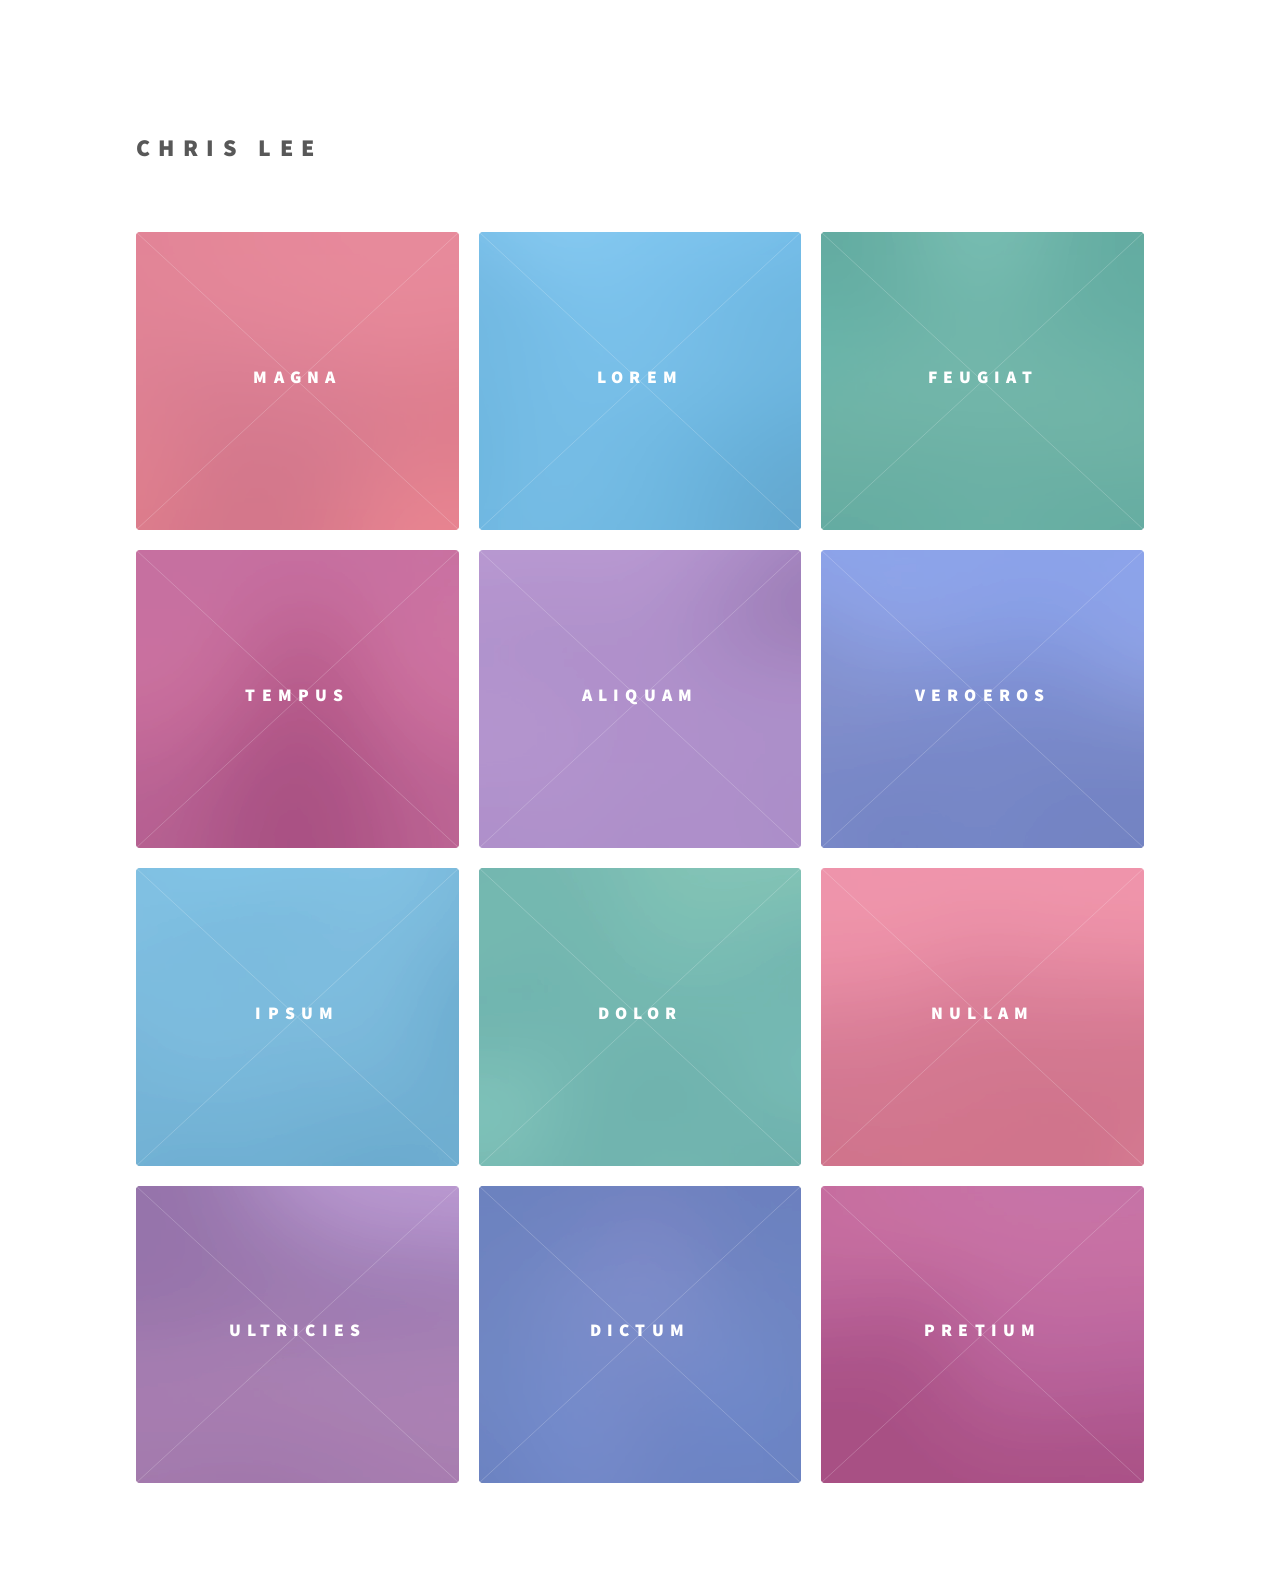
<file: index.html>
<!DOCTYPE html>
<!--
	Phantom by HTML5 UP
	html5up.net | @ajlkn
	Free for personal and commercial use under the CCA 3.0 license (html5up.net/license)
-->
<html>
  <head>
    <title>Chris Sewoong Lee</title>
    <meta charset="utf-8" />
    <meta
      name="viewport"
      content="width=device-width, initial-scale=1, user-scalable=no"
    />
    <link rel="stylesheet" href="assets/css/main.css" />
    <noscript
      ><link rel="stylesheet" href="assets/css/noscript.css"
    /></noscript>
  </head>
  <body class="is-preload">
    <!-- Wrapper -->
    <div id="wrapper">
      <!-- Header -->
      <header id="header">
        <div class="inner">
          <!-- Logo -->
          <a href="index.html" class="logo">
            <span class="title">Chris Lee</span>
          </a>
        </div>
      </header>

      <!-- Main -->
      <div id="main">
        <div class="inner">
          <section class="tiles">
            <article class="style1">
              <span class="image">
                <img src="images/pic01.jpg" alt="" />
              </span>
              <a href="generic.html">
                <h2>Magna</h2>
                <div class="content">
                  <p>
                    Sed nisl arcu euismod sit amet nisi lorem etiam dolor
                    veroeros et feugiat.
                  </p>
                </div>
              </a>
            </article>
            <article class="style2">
              <span class="image">
                <img src="images/pic02.jpg" alt="" />
              </span>
              <a href="generic.html">
                <h2>Lorem</h2>
                <div class="content">
                  <p>
                    Sed nisl arcu euismod sit amet nisi lorem etiam dolor
                    veroeros et feugiat.
                  </p>
                </div>
              </a>
            </article>
            <article class="style3">
              <span class="image">
                <img src="images/pic03.jpg" alt="" />
              </span>
              <a href="generic.html">
                <h2>Feugiat</h2>
                <div class="content">
                  <p>
                    Sed nisl arcu euismod sit amet nisi lorem etiam dolor
                    veroeros et feugiat.
                  </p>
                </div>
              </a>
            </article>
            <article class="style4">
              <span class="image">
                <img src="images/pic04.jpg" alt="" />
              </span>
              <a href="generic.html">
                <h2>Tempus</h2>
                <div class="content">
                  <p>
                    Sed nisl arcu euismod sit amet nisi lorem etiam dolor
                    veroeros et feugiat.
                  </p>
                </div>
              </a>
            </article>
            <article class="style5">
              <span class="image">
                <img src="images/pic05.jpg" alt="" />
              </span>
              <a href="generic.html">
                <h2>Aliquam</h2>
                <div class="content">
                  <p>
                    Sed nisl arcu euismod sit amet nisi lorem etiam dolor
                    veroeros et feugiat.
                  </p>
                </div>
              </a>
            </article>
            <article class="style6">
              <span class="image">
                <img src="images/pic06.jpg" alt="" />
              </span>
              <a href="generic.html">
                <h2>Veroeros</h2>
                <div class="content">
                  <p>
                    Sed nisl arcu euismod sit amet nisi lorem etiam dolor
                    veroeros et feugiat.
                  </p>
                </div>
              </a>
            </article>
            <article class="style2">
              <span class="image">
                <img src="images/pic07.jpg" alt="" />
              </span>
              <a href="generic.html">
                <h2>Ipsum</h2>
                <div class="content">
                  <p>
                    Sed nisl arcu euismod sit amet nisi lorem etiam dolor
                    veroeros et feugiat.
                  </p>
                </div>
              </a>
            </article>
            <article class="style3">
              <span class="image">
                <img src="images/pic08.jpg" alt="" />
              </span>
              <a href="generic.html">
                <h2>Dolor</h2>
                <div class="content">
                  <p>
                    Sed nisl arcu euismod sit amet nisi lorem etiam dolor
                    veroeros et feugiat.
                  </p>
                </div>
              </a>
            </article>
            <article class="style1">
              <span class="image">
                <img src="images/pic09.jpg" alt="" />
              </span>
              <a href="generic.html">
                <h2>Nullam</h2>
                <div class="content">
                  <p>
                    Sed nisl arcu euismod sit amet nisi lorem etiam dolor
                    veroeros et feugiat.
                  </p>
                </div>
              </a>
            </article>
            <article class="style5">
              <span class="image">
                <img src="images/pic10.jpg" alt="" />
              </span>
              <a href="generic.html">
                <h2>Ultricies</h2>
                <div class="content">
                  <p>
                    Sed nisl arcu euismod sit amet nisi lorem etiam dolor
                    veroeros et feugiat.
                  </p>
                </div>
              </a>
            </article>
            <article class="style6">
              <span class="image">
                <img src="images/pic11.jpg" alt="" />
              </span>
              <a href="generic.html">
                <h2>Dictum</h2>
                <div class="content">
                  <p>
                    Sed nisl arcu euismod sit amet nisi lorem etiam dolor
                    veroeros et feugiat.
                  </p>
                </div>
              </a>
            </article>
            <article class="style4">
              <span class="image">
                <img src="images/pic12.jpg" alt="" />
              </span>
              <a href="generic.html">
                <h2>Pretium</h2>
                <div class="content">
                  <p>
                    Sed nisl arcu euismod sit amet nisi lorem etiam dolor
                    veroeros et feugiat.
                  </p>
                </div>
              </a>
            </article>
          </section>
        </div>
      </div>

    <!-- Scripts -->
    <script src="assets/js/jquery.min.js"></script>
    <script src="assets/js/browser.min.js"></script>
    <script src="assets/js/breakpoints.min.js"></script>
    <script src="assets/js/util.js"></script>
    <script src="assets/js/main.js"></script>
  </body>
</html>
</file>
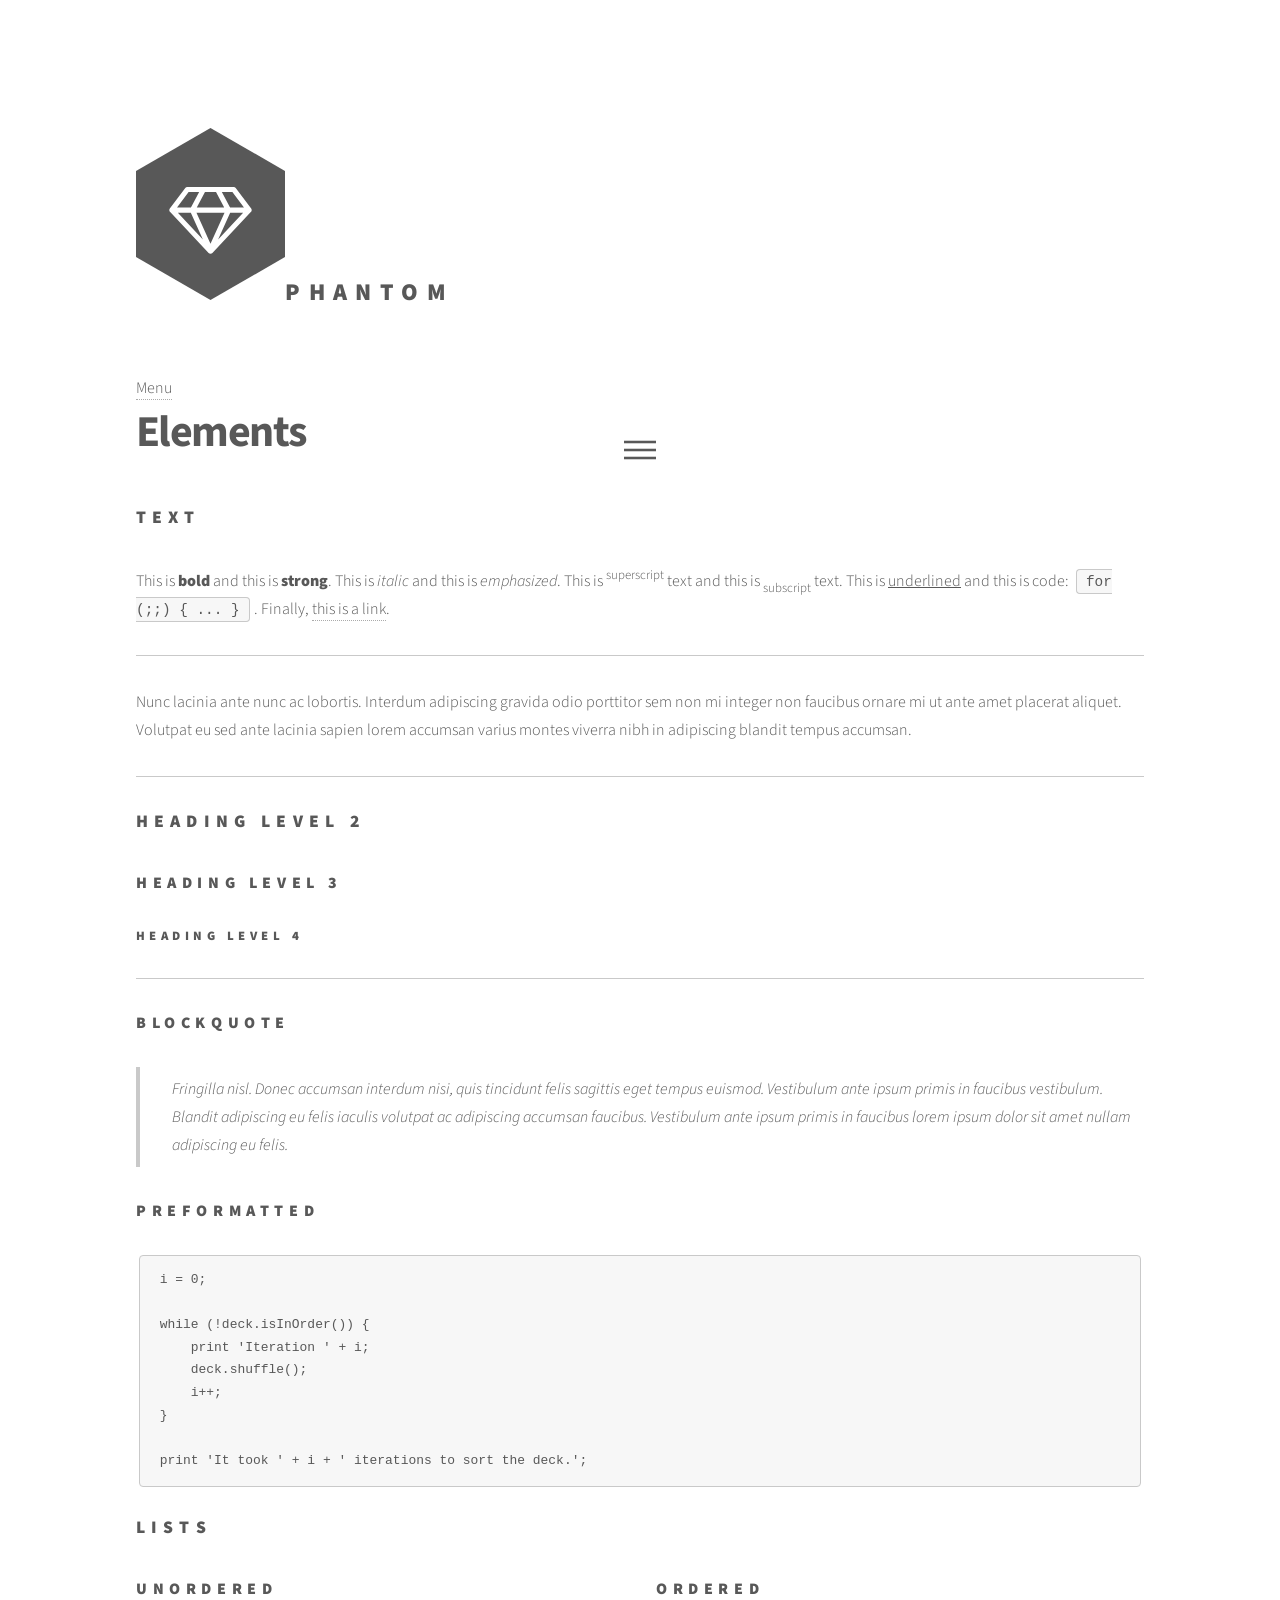
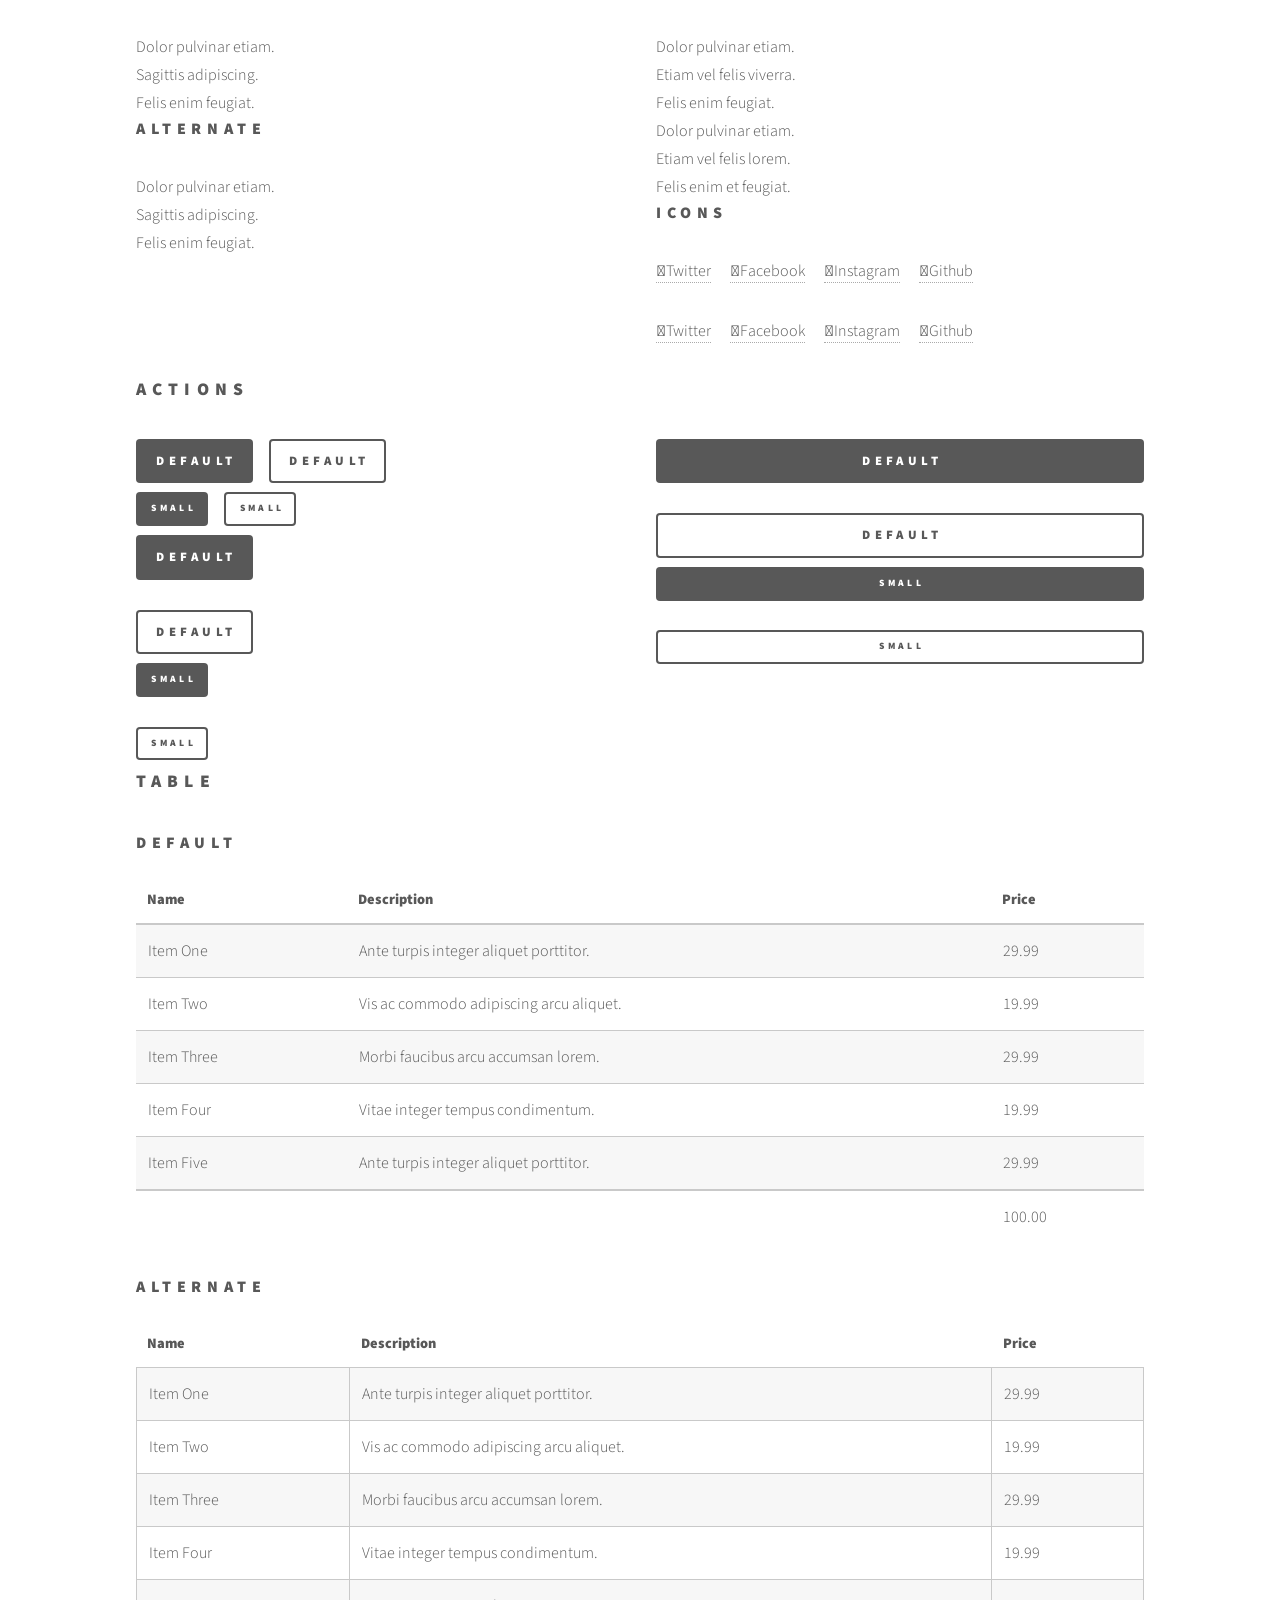
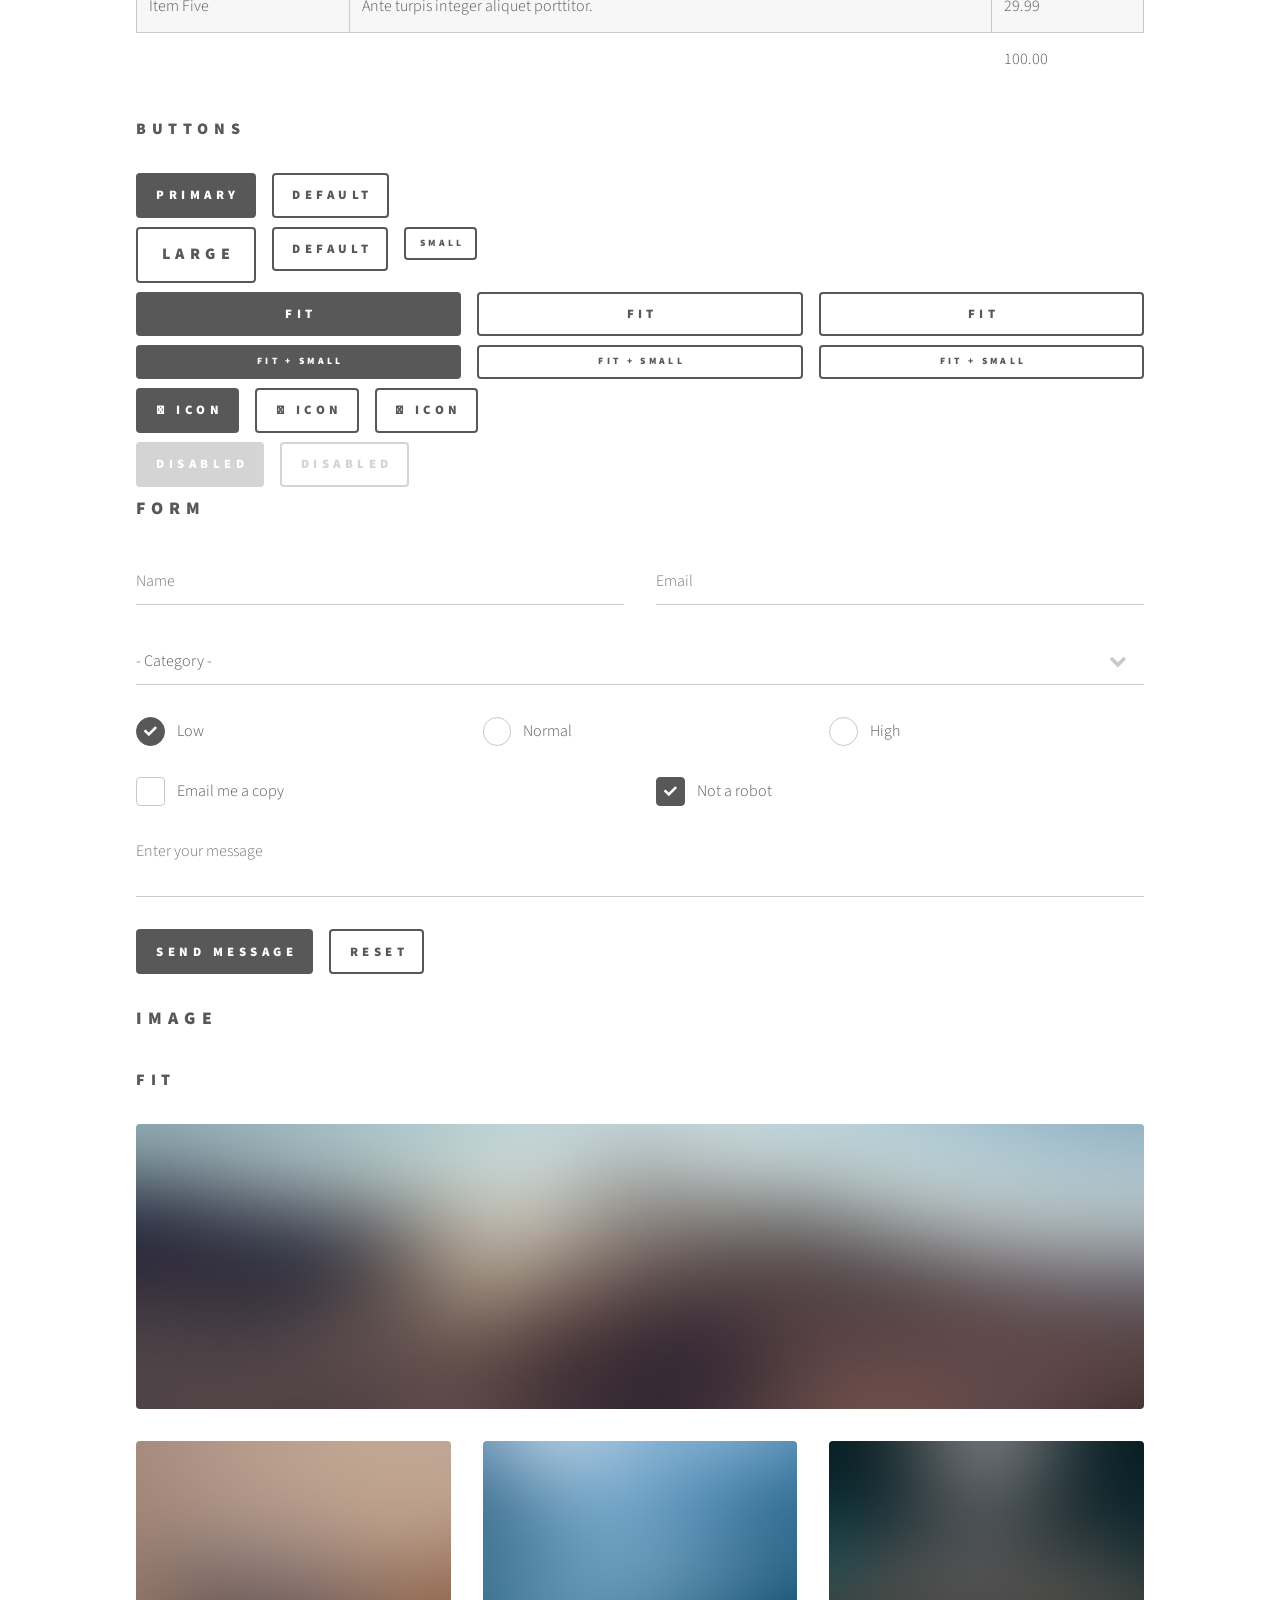
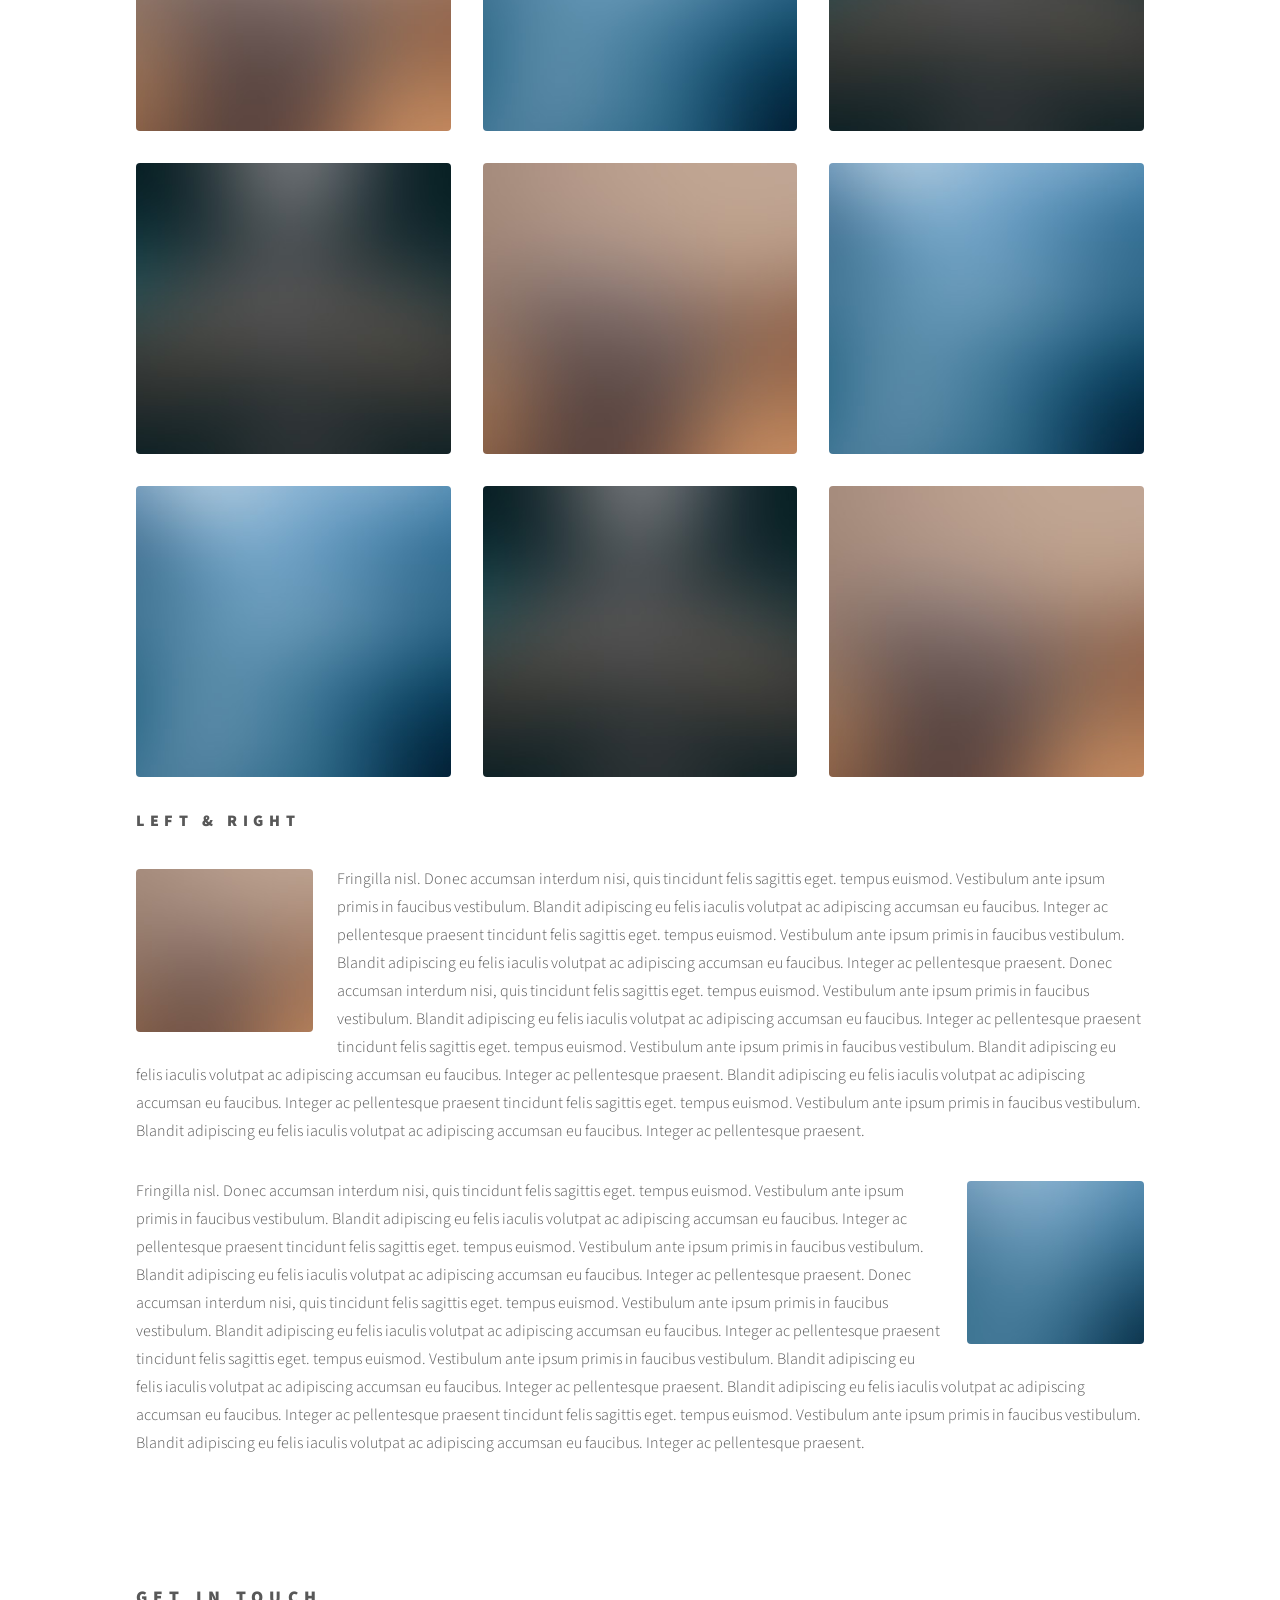
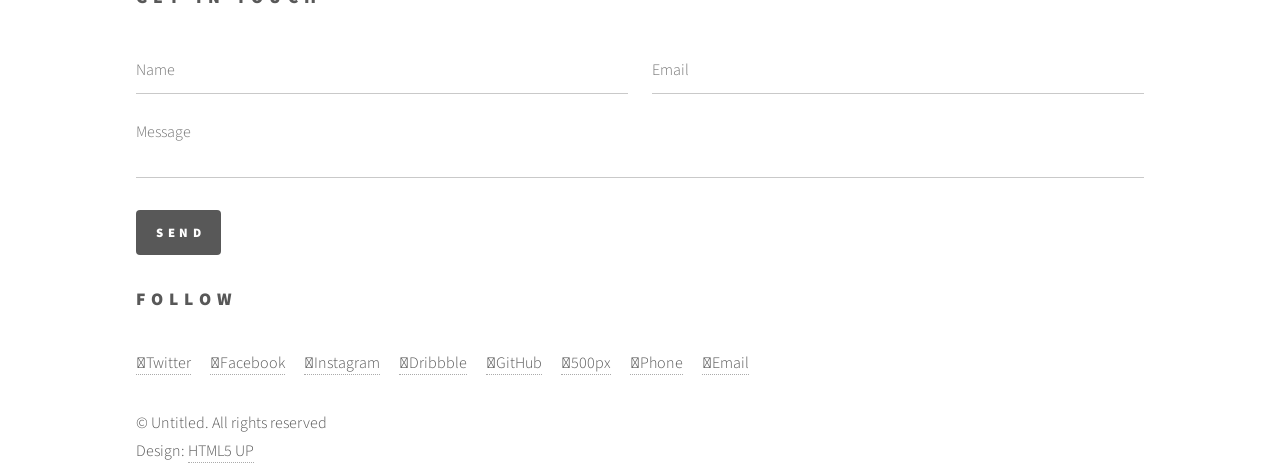
<file: elements.html>
<!DOCTYPE HTML>
<!--
	Phantom by HTML5 UP
	html5up.net | @ajlkn
	Free for personal and commercial use under the CCA 3.0 license (html5up.net/license)
-->
<html>
	<head>
		<title>Elements - Phantom by HTML5 UP</title>
		<meta charset="utf-8" />
		<meta name="viewport" content="width=device-width, initial-scale=1, user-scalable=no" />
		<link rel="stylesheet" href="assets/css/main.css" />
		<noscript><link rel="stylesheet" href="assets/css/noscript.css" /></noscript>
	</head>
	<body class="is-preload">
		<!-- Wrapper -->
			<div id="wrapper">

				<!-- Header -->
					<header id="header">
						<div class="inner">

							<!-- Logo -->
								<a href="index.html" class="logo">
									<span class="symbol"><img src="images/logo.svg" alt="" /></span><span class="title">Phantom</span>
								</a>

							<!-- Nav -->
								<nav>
									<ul>
										<li><a href="#menu">Menu</a></li>
									</ul>
								</nav>

						</div>
					</header>

				<!-- Menu -->
					<nav id="menu">
						<h2>Menu</h2>
						<ul>
							<li><a href="index.html">Home</a></li>
							<li><a href="generic.html">Ipsum veroeros</a></li>
							<li><a href="generic.html">Tempus etiam</a></li>
							<li><a href="generic.html">Consequat dolor</a></li>
							<li><a href="elements.html">Elements</a></li>
						</ul>
					</nav>

				<!-- Main -->
					<div id="main">
						<div class="inner">
							<h1>Elements</h1>

							<!-- Text -->
								<section>
									<h2>Text</h2>
									<p>This is <b>bold</b> and this is <strong>strong</strong>. This is <i>italic</i> and this is <em>emphasized</em>.
									This is <sup>superscript</sup> text and this is <sub>subscript</sub> text.
									This is <u>underlined</u> and this is code: <code>for (;;) { ... }</code>. Finally, <a href="#">this is a link</a>.</p>
									<hr />
									<p>Nunc lacinia ante nunc ac lobortis. Interdum adipiscing gravida odio porttitor sem non mi integer non faucibus ornare mi ut ante amet placerat aliquet. Volutpat eu sed ante lacinia sapien lorem accumsan varius montes viverra nibh in adipiscing blandit tempus accumsan.</p>
									<hr />
									<h2>Heading Level 2</h2>
									<h3>Heading Level 3</h3>
									<h4>Heading Level 4</h4>
									<hr />
									<h3>Blockquote</h3>
									<blockquote>Fringilla nisl. Donec accumsan interdum nisi, quis tincidunt felis sagittis eget tempus euismod. Vestibulum ante ipsum primis in faucibus vestibulum. Blandit adipiscing eu felis iaculis volutpat ac adipiscing accumsan faucibus. Vestibulum ante ipsum primis in faucibus lorem ipsum dolor sit amet nullam adipiscing eu felis.</blockquote>
									<h3>Preformatted</h3>
									<pre><code>i = 0;

while (!deck.isInOrder()) {
    print 'Iteration ' + i;
    deck.shuffle();
    i++;
}

print 'It took ' + i + ' iterations to sort the deck.';</code></pre>
								</section>

							<!-- Lists -->
								<section>
									<h2>Lists</h2>
									<div class="row">
										<div class="col-6 col-12-medium">
											<h3>Unordered</h3>
											<ul>
												<li>Dolor pulvinar etiam.</li>
												<li>Sagittis adipiscing.</li>
												<li>Felis enim feugiat.</li>
											</ul>
											<h3>Alternate</h3>
											<ul class="alt">
												<li>Dolor pulvinar etiam.</li>
												<li>Sagittis adipiscing.</li>
												<li>Felis enim feugiat.</li>
											</ul>
										</div>
										<div class="col-6 col-12-medium">
											<h3>Ordered</h3>
											<ol>
												<li>Dolor pulvinar etiam.</li>
												<li>Etiam vel felis viverra.</li>
												<li>Felis enim feugiat.</li>
												<li>Dolor pulvinar etiam.</li>
												<li>Etiam vel felis lorem.</li>
												<li>Felis enim et feugiat.</li>
											</ol>
											<h3>Icons</h3>
											<ul class="icons">
												<li><a href="#" class="icon brands style1 fa-twitter"><span class="label">Twitter</span></a></li>
												<li><a href="#" class="icon brands style1 fa-facebook-f"><span class="label">Facebook</span></a></li>
												<li><a href="#" class="icon brands style1 fa-instagram"><span class="label">Instagram</span></a></li>
												<li><a href="#" class="icon brands style1 fa-github"><span class="label">Github</span></a></li>
											</ul>
											<ul class="icons">
												<li><a href="#" class="icon brands style2 fa-twitter"><span class="label">Twitter</span></a></li>
												<li><a href="#" class="icon brands style2 fa-facebook-f"><span class="label">Facebook</span></a></li>
												<li><a href="#" class="icon brands style2 fa-instagram"><span class="label">Instagram</span></a></li>
												<li><a href="#" class="icon brands style2 fa-github"><span class="label">Github</span></a></li>
											</ul>
										</div>
									</div>
									<h2>Actions</h2>
									<div class="row">
										<div class="col-6 col-12-medium">
											<ul class="actions">
												<li><a href="#" class="button primary">Default</a></li>
												<li><a href="#" class="button">Default</a></li>
											</ul>
											<ul class="actions small">
												<li><a href="#" class="button primary small">Small</a></li>
												<li><a href="#" class="button small">Small</a></li>
											</ul>
											<ul class="actions stacked">
												<li><a href="#" class="button primary">Default</a></li>
												<li><a href="#" class="button">Default</a></li>
											</ul>
											<ul class="actions stacked">
												<li><a href="#" class="button primary small">Small</a></li>
												<li><a href="#" class="button small">Small</a></li>
											</ul>
										</div>
										<div class="col-6 col-12-medium">
											<ul class="actions stacked">
												<li><a href="#" class="button primary fit">Default</a></li>
												<li><a href="#" class="button fit">Default</a></li>
											</ul>
											<ul class="actions stacked">
												<li><a href="#" class="button primary small fit">Small</a></li>
												<li><a href="#" class="button small fit">Small</a></li>
											</ul>
										</div>
									</div>
								</section>

							<!-- Table -->
								<section>
									<h2>Table</h2>
									<h3>Default</h3>
									<div class="table-wrapper">
										<table>
											<thead>
												<tr>
													<th>Name</th>
													<th>Description</th>
													<th>Price</th>
												</tr>
											</thead>
											<tbody>
												<tr>
													<td>Item One</td>
													<td>Ante turpis integer aliquet porttitor.</td>
													<td>29.99</td>
												</tr>
												<tr>
													<td>Item Two</td>
													<td>Vis ac commodo adipiscing arcu aliquet.</td>
													<td>19.99</td>
												</tr>
												<tr>
													<td>Item Three</td>
													<td> Morbi faucibus arcu accumsan lorem.</td>
													<td>29.99</td>
												</tr>
												<tr>
													<td>Item Four</td>
													<td>Vitae integer tempus condimentum.</td>
													<td>19.99</td>
												</tr>
												<tr>
													<td>Item Five</td>
													<td>Ante turpis integer aliquet porttitor.</td>
													<td>29.99</td>
												</tr>
											</tbody>
											<tfoot>
												<tr>
													<td colspan="2"></td>
													<td>100.00</td>
												</tr>
											</tfoot>
										</table>
									</div>

									<h3>Alternate</h3>
									<div class="table-wrapper">
										<table class="alt">
											<thead>
												<tr>
													<th>Name</th>
													<th>Description</th>
													<th>Price</th>
												</tr>
											</thead>
											<tbody>
												<tr>
													<td>Item One</td>
													<td>Ante turpis integer aliquet porttitor.</td>
													<td>29.99</td>
												</tr>
												<tr>
													<td>Item Two</td>
													<td>Vis ac commodo adipiscing arcu aliquet.</td>
													<td>19.99</td>
												</tr>
												<tr>
													<td>Item Three</td>
													<td> Morbi faucibus arcu accumsan lorem.</td>
													<td>29.99</td>
												</tr>
												<tr>
													<td>Item Four</td>
													<td>Vitae integer tempus condimentum.</td>
													<td>19.99</td>
												</tr>
												<tr>
													<td>Item Five</td>
													<td>Ante turpis integer aliquet porttitor.</td>
													<td>29.99</td>
												</tr>
											</tbody>
											<tfoot>
												<tr>
													<td colspan="2"></td>
													<td>100.00</td>
												</tr>
											</tfoot>
										</table>
									</div>
								</section>

							<!-- Buttons -->
								<section>
									<h3>Buttons</h3>
									<ul class="actions">
										<li><a href="#" class="button primary">Primary</a></li>
										<li><a href="#" class="button">Default</a></li>
									</ul>
									<ul class="actions">
										<li><a href="#" class="button large">Large</a></li>
										<li><a href="#" class="button">Default</a></li>
										<li><a href="#" class="button small">Small</a></li>
									</ul>
									<ul class="actions fit">
										<li><a href="#" class="button primary fit">Fit</a></li>
										<li><a href="#" class="button fit">Fit</a></li>
										<li><a href="#" class="button fit">Fit</a></li>
									</ul>
									<ul class="actions fit small">
										<li><a href="#" class="button primary fit small">Fit + Small</a></li>
										<li><a href="#" class="button fit small">Fit + Small</a></li>
										<li><a href="#" class="button fit small">Fit + Small</a></li>
									</ul>
									<ul class="actions">
										<li><a href="#" class="button primary icon solid fa-download">Icon</a></li>
										<li><a href="#" class="button icon solid fa-upload">Icon</a></li>
										<li><a href="#" class="button icon solid fa-save">Icon</a></li>
									</ul>
									<ul class="actions">
										<li><span class="button primary disabled">Disabled</span></li>
										<li><span class="button disabled">Disabled</span></li>
									</ul>
								</section>

							<!-- Form -->
								<section>
									<h2>Form</h2>
									<form method="post" action="#">
										<div class="row gtr-uniform">
											<div class="col-6 col-12-xsmall">
												<input type="text" name="demo-name" id="demo-name" value="" placeholder="Name" />
											</div>
											<div class="col-6 col-12-xsmall">
												<input type="email" name="demo-email" id="demo-email" value="" placeholder="Email" />
											</div>
											<div class="col-12">
												<select name="demo-category" id="demo-category">
													<option value="">- Category -</option>
													<option value="1">Manufacturing</option>
													<option value="1">Shipping</option>
													<option value="1">Administration</option>
													<option value="1">Human Resources</option>
												</select>
											</div>
											<div class="col-4 col-12-small">
												<input type="radio" id="demo-priority-low" name="demo-priority" checked>
												<label for="demo-priority-low">Low</label>
											</div>
											<div class="col-4 col-12-small">
												<input type="radio" id="demo-priority-normal" name="demo-priority">
												<label for="demo-priority-normal">Normal</label>
											</div>
											<div class="col-4 col-12-small">
												<input type="radio" id="demo-priority-high" name="demo-priority">
												<label for="demo-priority-high">High</label>
											</div>
											<div class="col-6 col-12-small">
												<input type="checkbox" id="demo-copy" name="demo-copy">
												<label for="demo-copy">Email me a copy</label>
											</div>
											<div class="col-6 col-12-small">
												<input type="checkbox" id="demo-human" name="demo-human" checked>
												<label for="demo-human">Not a robot</label>
											</div>
											<div class="col-12">
												<textarea name="demo-message" id="demo-message" placeholder="Enter your message" rows="6"></textarea>
											</div>
											<div class="col-12">
												<ul class="actions">
													<li><input type="submit" value="Send Message" class="primary" /></li>
													<li><input type="reset" value="Reset" /></li>
												</ul>
											</div>
										</div>
									</form>
								</section>

							<!-- Image -->
								<section>
									<h2>Image</h2>
									<h3>Fit</h3>
									<div class="box alt">
										<div class="row gtr-uniform">
											<div class="col-12"><span class="image fit"><img src="images/pic13.jpg" alt="" /></span></div>
											<div class="col-4"><span class="image fit"><img src="images/pic01.jpg" alt="" /></span></div>
											<div class="col-4"><span class="image fit"><img src="images/pic02.jpg" alt="" /></span></div>
											<div class="col-4"><span class="image fit"><img src="images/pic03.jpg" alt="" /></span></div>
											<div class="col-4"><span class="image fit"><img src="images/pic03.jpg" alt="" /></span></div>
											<div class="col-4"><span class="image fit"><img src="images/pic01.jpg" alt="" /></span></div>
											<div class="col-4"><span class="image fit"><img src="images/pic02.jpg" alt="" /></span></div>
											<div class="col-4"><span class="image fit"><img src="images/pic02.jpg" alt="" /></span></div>
											<div class="col-4"><span class="image fit"><img src="images/pic03.jpg" alt="" /></span></div>
											<div class="col-4"><span class="image fit"><img src="images/pic01.jpg" alt="" /></span></div>
										</div>
									</div>
									<h3>Left &amp; Right</h3>
									<p><span class="image left"><img src="images/pic14.jpg" alt="" /></span>Fringilla nisl. Donec accumsan interdum nisi, quis tincidunt felis sagittis eget. tempus euismod. Vestibulum ante ipsum primis in faucibus vestibulum. Blandit adipiscing eu felis iaculis volutpat ac adipiscing accumsan eu faucibus. Integer ac pellentesque praesent tincidunt felis sagittis eget. tempus euismod. Vestibulum ante ipsum primis in faucibus vestibulum. Blandit adipiscing eu felis iaculis volutpat ac adipiscing accumsan eu faucibus. Integer ac pellentesque praesent. Donec accumsan interdum nisi, quis tincidunt felis sagittis eget. tempus euismod. Vestibulum ante ipsum primis in faucibus vestibulum. Blandit adipiscing eu felis iaculis volutpat ac adipiscing accumsan eu faucibus. Integer ac pellentesque praesent tincidunt felis sagittis eget. tempus euismod. Vestibulum ante ipsum primis in faucibus vestibulum. Blandit adipiscing eu felis iaculis volutpat ac adipiscing accumsan eu faucibus. Integer ac pellentesque praesent. Blandit adipiscing eu felis iaculis volutpat ac adipiscing accumsan eu faucibus. Integer ac pellentesque praesent tincidunt felis sagittis eget. tempus euismod. Vestibulum ante ipsum primis in faucibus vestibulum. Blandit adipiscing eu felis iaculis volutpat ac adipiscing accumsan eu faucibus. Integer ac pellentesque praesent.</p>
									<p><span class="image right"><img src="images/pic15.jpg" alt="" /></span>Fringilla nisl. Donec accumsan interdum nisi, quis tincidunt felis sagittis eget. tempus euismod. Vestibulum ante ipsum primis in faucibus vestibulum. Blandit adipiscing eu felis iaculis volutpat ac adipiscing accumsan eu faucibus. Integer ac pellentesque praesent tincidunt felis sagittis eget. tempus euismod. Vestibulum ante ipsum primis in faucibus vestibulum. Blandit adipiscing eu felis iaculis volutpat ac adipiscing accumsan eu faucibus. Integer ac pellentesque praesent. Donec accumsan interdum nisi, quis tincidunt felis sagittis eget. tempus euismod. Vestibulum ante ipsum primis in faucibus vestibulum. Blandit adipiscing eu felis iaculis volutpat ac adipiscing accumsan eu faucibus. Integer ac pellentesque praesent tincidunt felis sagittis eget. tempus euismod. Vestibulum ante ipsum primis in faucibus vestibulum. Blandit adipiscing eu felis iaculis volutpat ac adipiscing accumsan eu faucibus. Integer ac pellentesque praesent. Blandit adipiscing eu felis iaculis volutpat ac adipiscing accumsan eu faucibus. Integer ac pellentesque praesent tincidunt felis sagittis eget. tempus euismod. Vestibulum ante ipsum primis in faucibus vestibulum. Blandit adipiscing eu felis iaculis volutpat ac adipiscing accumsan eu faucibus. Integer ac pellentesque praesent.</p>
								</section>

						</div>
					</div>

				<!-- Footer -->
					<footer id="footer">
						<div class="inner">
							<section>
								<h2>Get in touch</h2>
								<form method="post" action="#">
									<div class="fields">
										<div class="field half">
											<input type="text" name="name" id="name" placeholder="Name" />
										</div>
										<div class="field half">
											<input type="email" name="email" id="email" placeholder="Email" />
										</div>
										<div class="field">
											<textarea name="message" id="message" placeholder="Message"></textarea>
										</div>
									</div>
									<ul class="actions">
										<li><input type="submit" value="Send" class="primary" /></li>
									</ul>
								</form>
							</section>
							<section>
								<h2>Follow</h2>
								<ul class="icons">
									<li><a href="#" class="icon brands style2 fa-twitter"><span class="label">Twitter</span></a></li>
									<li><a href="#" class="icon brands style2 fa-facebook-f"><span class="label">Facebook</span></a></li>
									<li><a href="#" class="icon brands style2 fa-instagram"><span class="label">Instagram</span></a></li>
									<li><a href="#" class="icon brands style2 fa-dribbble"><span class="label">Dribbble</span></a></li>
									<li><a href="#" class="icon brands style2 fa-github"><span class="label">GitHub</span></a></li>
									<li><a href="#" class="icon brands style2 fa-500px"><span class="label">500px</span></a></li>
									<li><a href="#" class="icon solid style2 fa-phone"><span class="label">Phone</span></a></li>
									<li><a href="#" class="icon solid style2 fa-envelope"><span class="label">Email</span></a></li>
								</ul>
							</section>
							<ul class="copyright">
								<li>&copy; Untitled. All rights reserved</li><li>Design: <a href="http://html5up.net">HTML5 UP</a></li>
							</ul>
						</div>
					</footer>

			</div>

		<!-- Scripts -->
			<script src="assets/js/jquery.min.js"></script>
			<script src="assets/js/browser.min.js"></script>
			<script src="assets/js/breakpoints.min.js"></script>
			<script src="assets/js/util.js"></script>
			<script src="assets/js/main.js"></script>

	</body>
</html>
</file>
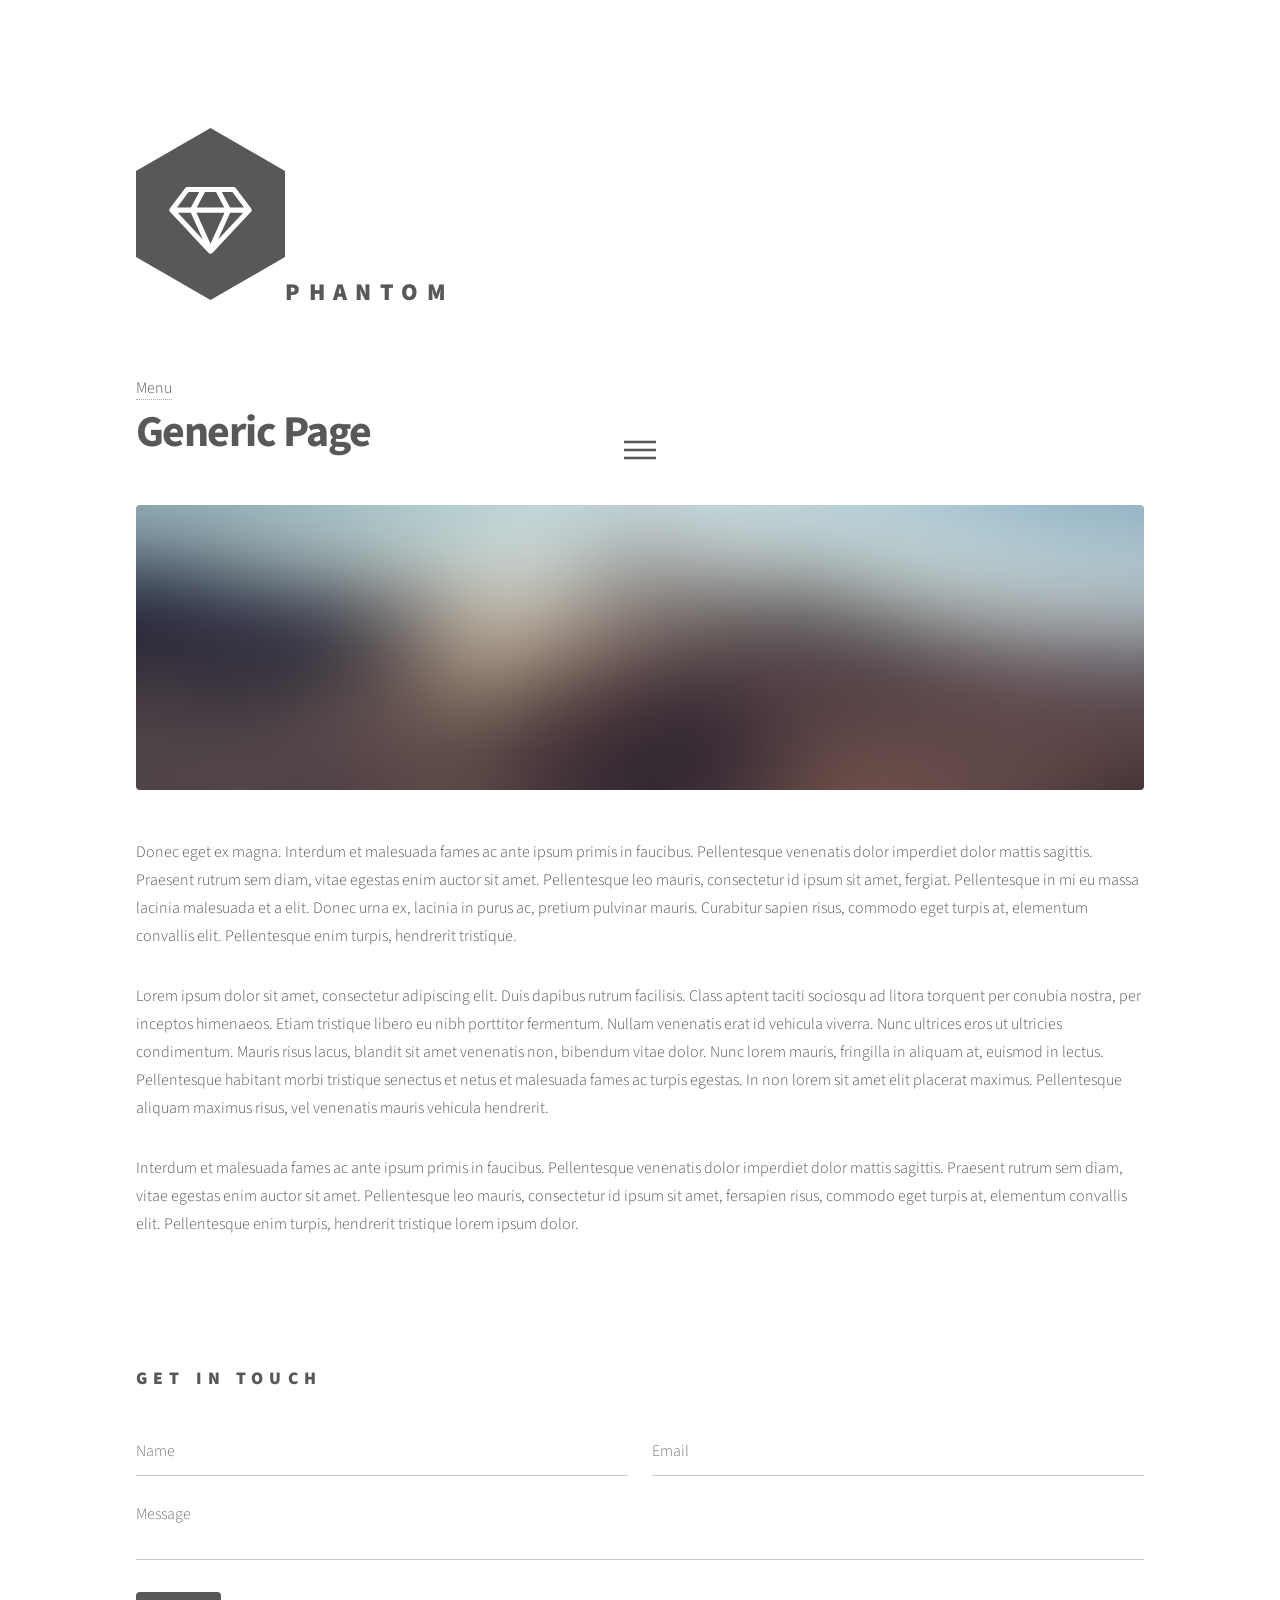
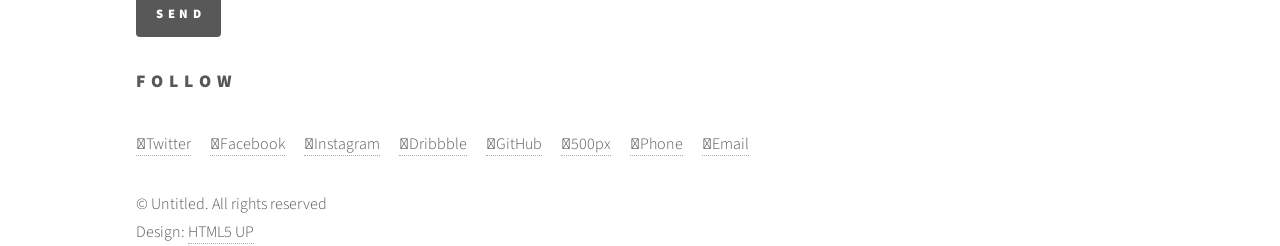
<file: generic.html>
<!DOCTYPE HTML>
<!--
	Phantom by HTML5 UP
	html5up.net | @ajlkn
	Free for personal and commercial use under the CCA 3.0 license (html5up.net/license)
-->
<html>
	<head>
		<title>Generic - Phantom by HTML5 UP</title>
		<meta charset="utf-8" />
		<meta name="viewport" content="width=device-width, initial-scale=1, user-scalable=no" />
		<link rel="stylesheet" href="assets/css/main.css" />
		<noscript><link rel="stylesheet" href="assets/css/noscript.css" /></noscript>
	</head>
	<body class="is-preload">
		<!-- Wrapper -->
			<div id="wrapper">

				<!-- Header -->
					<header id="header">
						<div class="inner">

							<!-- Logo -->
								<a href="index.html" class="logo">
									<span class="symbol"><img src="images/logo.svg" alt="" /></span><span class="title">Phantom</span>
								</a>

							<!-- Nav -->
								<nav>
									<ul>
										<li><a href="#menu">Menu</a></li>
									</ul>
								</nav>

						</div>
					</header>

				<!-- Menu -->
					<nav id="menu">
						<h2>Menu</h2>
						<ul>
							<li><a href="index.html">Home</a></li>
							<li><a href="generic.html">Ipsum veroeros</a></li>
							<li><a href="generic.html">Tempus etiam</a></li>
							<li><a href="generic.html">Consequat dolor</a></li>
							<li><a href="elements.html">Elements</a></li>
						</ul>
					</nav>

				<!-- Main -->
					<div id="main">
						<div class="inner">
							<h1>Generic Page</h1>
							<span class="image main"><img src="images/pic13.jpg" alt="" /></span>
							<p>Donec eget ex magna. Interdum et malesuada fames ac ante ipsum primis in faucibus. Pellentesque venenatis dolor imperdiet dolor mattis sagittis. Praesent rutrum sem diam, vitae egestas enim auctor sit amet. Pellentesque leo mauris, consectetur id ipsum sit amet, fergiat. Pellentesque in mi eu massa lacinia malesuada et a elit. Donec urna ex, lacinia in purus ac, pretium pulvinar mauris. Curabitur sapien risus, commodo eget turpis at, elementum convallis elit. Pellentesque enim turpis, hendrerit tristique.</p>
							<p>Lorem ipsum dolor sit amet, consectetur adipiscing elit. Duis dapibus rutrum facilisis. Class aptent taciti sociosqu ad litora torquent per conubia nostra, per inceptos himenaeos. Etiam tristique libero eu nibh porttitor fermentum. Nullam venenatis erat id vehicula viverra. Nunc ultrices eros ut ultricies condimentum. Mauris risus lacus, blandit sit amet venenatis non, bibendum vitae dolor. Nunc lorem mauris, fringilla in aliquam at, euismod in lectus. Pellentesque habitant morbi tristique senectus et netus et malesuada fames ac turpis egestas. In non lorem sit amet elit placerat maximus. Pellentesque aliquam maximus risus, vel venenatis mauris vehicula hendrerit.</p>
							<p>Interdum et malesuada fames ac ante ipsum primis in faucibus. Pellentesque venenatis dolor imperdiet dolor mattis sagittis. Praesent rutrum sem diam, vitae egestas enim auctor sit amet. Pellentesque leo mauris, consectetur id ipsum sit amet, fersapien risus, commodo eget turpis at, elementum convallis elit. Pellentesque enim turpis, hendrerit tristique lorem ipsum dolor.</p>
						</div>
					</div>

				<!-- Footer -->
					<footer id="footer">
						<div class="inner">
							<section>
								<h2>Get in touch</h2>
								<form method="post" action="#">
									<div class="fields">
										<div class="field half">
											<input type="text" name="name" id="name" placeholder="Name" />
										</div>
										<div class="field half">
											<input type="email" name="email" id="email" placeholder="Email" />
										</div>
										<div class="field">
											<textarea name="message" id="message" placeholder="Message"></textarea>
										</div>
									</div>
									<ul class="actions">
										<li><input type="submit" value="Send" class="primary" /></li>
									</ul>
								</form>
							</section>
							<section>
								<h2>Follow</h2>
								<ul class="icons">
									<li><a href="#" class="icon brands style2 fa-twitter"><span class="label">Twitter</span></a></li>
									<li><a href="#" class="icon brands style2 fa-facebook-f"><span class="label">Facebook</span></a></li>
									<li><a href="#" class="icon brands style2 fa-instagram"><span class="label">Instagram</span></a></li>
									<li><a href="#" class="icon brands style2 fa-dribbble"><span class="label">Dribbble</span></a></li>
									<li><a href="#" class="icon brands style2 fa-github"><span class="label">GitHub</span></a></li>
									<li><a href="#" class="icon brands style2 fa-500px"><span class="label">500px</span></a></li>
									<li><a href="#" class="icon solid style2 fa-phone"><span class="label">Phone</span></a></li>
									<li><a href="#" class="icon solid style2 fa-envelope"><span class="label">Email</span></a></li>
								</ul>
							</section>
							<ul class="copyright">
								<li>&copy; Untitled. All rights reserved</li><li>Design: <a href="http://html5up.net">HTML5 UP</a></li>
							</ul>
						</div>
					</footer>

			</div>

		<!-- Scripts -->
			<script src="assets/js/jquery.min.js"></script>
			<script src="assets/js/browser.min.js"></script>
			<script src="assets/js/breakpoints.min.js"></script>
			<script src="assets/js/util.js"></script>
			<script src="assets/js/main.js"></script>

	</body>
</html>
</file>
<file: assets/css/noscript.css>
/*
	Phantom by HTML5 UP
	html5up.net | @ajlkn
	Free for personal and commercial use under the CCA 3.0 license (html5up.net/license)
*/

/* Tiles */

	body.is-preload .tiles article {
		-moz-transform: none;
		-webkit-transform: none;
		-ms-transform: none;
		transform: none;
		opacity: 1;
	}
</file>
<file: assets/css/main.css>
@import url(fontawesome-all.min.css);
@import url("https://fonts.googleapis.com/css?family=Source+Sans+Pro:300,700,900");

/*
	Phantom by HTML5 UP
	html5up.net | @ajlkn
	Free for personal and commercial use under the CCA 3.0 license (html5up.net/license)
*/

html,
body,
div,
span,
applet,
object,
iframe,
h1,
h2,
h3,
h4,
h5,
h6,
p,
blockquote,
pre,
a,
abbr,
acronym,
address,
big,
cite,
code,
del,
dfn,
em,
img,
ins,
kbd,
q,
s,
samp,
small,
strike,
strong,
sub,
sup,
tt,
var,
b,
u,
i,
center,
dl,
dt,
dd,
ol,
ul,
li,
fieldset,
form,
label,
legend,
table,
caption,
tbody,
tfoot,
thead,
tr,
th,
td,
article,
aside,
canvas,
details,
embed,
figure,
figcaption,
footer,
header,
hgroup,
menu,
nav,
output,
ruby,
section,
summary,
time,
mark,
audio,
video {
  margin: 0;
  padding: 0;
  border: 0;
  font-size: 100%;
  font: inherit;
  vertical-align: baseline;
}

article,
aside,
details,
figcaption,
figure,
footer,
header,
hgroup,
menu,
nav,
section {
  display: block;
}

body {
  line-height: 1;
}

ol,
ul {
  list-style: none;
}

blockquote,
q {
  quotes: none;
}

blockquote:before,
blockquote:after,
q:before,
q:after {
  content: "";
  content: none;
}

table {
  border-collapse: collapse;
  border-spacing: 0;
}

body {
  -webkit-text-size-adjust: none;
}

mark {
  background-color: transparent;
  color: inherit;
}

input::-moz-focus-inner {
  border: 0;
  padding: 0;
}

input,
select,
textarea {
  -moz-appearance: none;
  -webkit-appearance: none;
  -ms-appearance: none;
  appearance: none;
}

/* Basic */

@-ms-viewport {
  width: device-width;
}

body {
  -ms-overflow-style: scrollbar;
}

@media screen and (max-width: 480px) {
  html,
  body {
    min-width: 320px;
  }
}

html {
  box-sizing: border-box;
}

*,
*:before,
*:after {
  box-sizing: inherit;
}

body {
  background: #ffffff;
}

body.is-preload *,
body.is-preload *:before,
body.is-preload *:after {
  -moz-animation: none !important;
  -webkit-animation: none !important;
  -ms-animation: none !important;
  animation: none !important;
  -moz-transition: none !important;
  -webkit-transition: none !important;
  -ms-transition: none !important;
  transition: none !important;
}

/* Type */

body,
input,
select,
textarea {
  color: #585858;
  font-family: "Source Sans Pro", Helvetica, sans-serif;
  font-size: 16pt;
  font-weight: 300;
  line-height: 1.75;
}

@media screen and (max-width: 1680px) {
  body,
  input,
  select,
  textarea {
    font-size: 14pt;
  }
}

@media screen and (max-width: 1280px) {
  body,
  input,
  select,
  textarea {
    font-size: 12pt;
  }
}

a {
  -moz-transition: border-bottom-color 0.2s ease, color 0.2s ease;
  -webkit-transition: border-bottom-color 0.2s ease, color 0.2s ease;
  -ms-transition: border-bottom-color 0.2s ease, color 0.2s ease;
  transition: border-bottom-color 0.2s ease, color 0.2s ease;
  text-decoration: none;
  color: #585858;
  border-bottom: dotted 1px rgba(88, 88, 88, 0.5);
}

a:hover {
  border-bottom-color: transparent;
  color: #f2849e !important;
}

strong,
b {
  font-weight: 900;
}

em,
i {
  font-style: italic;
}

p {
  margin: 0 0 2em 0;
}

h1 {
  font-size: 2.75em;
  font-weight: 700;
  line-height: 1.3;
  margin: 0 0 1em 0;
  letter-spacing: -0.035em;
}

h1 a {
  color: inherit;
}

@media screen and (max-width: 736px) {
  h1 {
    font-size: 2em;
    margin: 0 0 1em 0;
  }
}

@media screen and (max-width: 360px) {
  h1 {
    font-size: 1.75em;
  }
}

h2,
h3,
h4,
h5,
h6 {
  font-weight: 900;
  line-height: 1.5;
  margin: 0 0 2em 0;
  text-transform: uppercase;
  letter-spacing: 0.35em;
}

h2 a,
h3 a,
h4 a,
h5 a,
h6 a {
  color: inherit;
}

h2 {
  font-size: 1.1em;
}

h3 {
  font-size: 1em;
}

h4 {
  font-size: 0.8em;
}

h5 {
  font-size: 0.8em;
}

h6 {
  font-size: 0.8em;
}

@media screen and (max-width: 980px) {
  h1 br,
  h2 br,
  h3 br,
  h4 br,
  h5 br,
  h6 br {
    display: none;
  }
}

@media screen and (max-width: 736px) {
  h2 {
    font-size: 1em;
  }

  h3 {
    font-size: 0.8em;
  }
}

sub {
  font-size: 0.8em;
  position: relative;
  top: 0.5em;
}

sup {
  font-size: 0.8em;
  position: relative;
  top: -0.5em;
}

blockquote {
  border-left: solid 4px #c9c9c9;
  font-style: italic;
  margin: 0 0 2em 0;
  padding: 0.5em 0 0.5em 2em;
}

code {
  background: rgba(144, 144, 144, 0.075);
  border-radius: 4px;
  border: solid 1px #c9c9c9;
  font-family: "Courier New", monospace;
  font-size: 0.9em;
  margin: 0 0.25em;
  padding: 0.25em 0.65em;
}

pre {
  -webkit-overflow-scrolling: touch;
  font-family: "Courier New", monospace;
  font-size: 0.9em;
  margin: 0 0 2em 0;
}

pre code {
  display: block;
  line-height: 1.75;
  padding: 1em 1.5em;
  overflow-x: auto;
}

hr {
  border: 0;
  border-bottom: solid 1px #c9c9c9;
  margin: 2em 0;
}

hr.major {
  margin: 3em 0;
}

.align-left {
  text-align: left;
}

.align-center {
  text-align: center;
}

.align-right {
  text-align: right;
}

/* Row */

.row {
  display: flex;
  flex-wrap: wrap;
  box-sizing: border-box;
  align-items: stretch;
}

.row > * {
  box-sizing: border-box;
}

.row.gtr-uniform > * > :last-child {
  margin-bottom: 0;
}

.row.aln-left {
  justify-content: flex-start;
}

.row.aln-center {
  justify-content: center;
}

.row.aln-right {
  justify-content: flex-end;
}

.row.aln-top {
  align-items: flex-start;
}

.row.aln-middle {
  align-items: center;
}

.row.aln-bottom {
  align-items: flex-end;
}

.row > .imp {
  order: -1;
}

.row > .col-1 {
  width: 8.33333%;
}

.row > .off-1 {
  margin-left: 8.33333%;
}

.row > .col-2 {
  width: 16.66667%;
}

.row > .off-2 {
  margin-left: 16.66667%;
}

.row > .col-3 {
  width: 25%;
}

.row > .off-3 {
  margin-left: 25%;
}

.row > .col-4 {
  width: 33.33333%;
}

.row > .off-4 {
  margin-left: 33.33333%;
}

.row > .col-5 {
  width: 41.66667%;
}

.row > .off-5 {
  margin-left: 41.66667%;
}

.row > .col-6 {
  width: 50%;
}

.row > .off-6 {
  margin-left: 50%;
}

.row > .col-7 {
  width: 58.33333%;
}

.row > .off-7 {
  margin-left: 58.33333%;
}

.row > .col-8 {
  width: 66.66667%;
}

.row > .off-8 {
  margin-left: 66.66667%;
}

.row > .col-9 {
  width: 75%;
}

.row > .off-9 {
  margin-left: 75%;
}

.row > .col-10 {
  width: 83.33333%;
}

.row > .off-10 {
  margin-left: 83.33333%;
}

.row > .col-11 {
  width: 91.66667%;
}

.row > .off-11 {
  margin-left: 91.66667%;
}

.row > .col-12 {
  width: 100%;
}

.row > .off-12 {
  margin-left: 100%;
}

.row.gtr-0 {
  margin-top: 0;
  margin-left: 0em;
}

.row.gtr-0 > * {
  padding: 0 0 0 0em;
}

.row.gtr-0.gtr-uniform {
  margin-top: 0em;
}

.row.gtr-0.gtr-uniform > * {
  padding-top: 0em;
}

.row.gtr-25 {
  margin-top: 0;
  margin-left: -0.5em;
}

.row.gtr-25 > * {
  padding: 0 0 0 0.5em;
}

.row.gtr-25.gtr-uniform {
  margin-top: -0.5em;
}

.row.gtr-25.gtr-uniform > * {
  padding-top: 0.5em;
}

.row.gtr-50 {
  margin-top: 0;
  margin-left: -1em;
}

.row.gtr-50 > * {
  padding: 0 0 0 1em;
}

.row.gtr-50.gtr-uniform {
  margin-top: -1em;
}

.row.gtr-50.gtr-uniform > * {
  padding-top: 1em;
}

.row {
  margin-top: 0;
  margin-left: -2em;
}

.row > * {
  padding: 0 0 0 2em;
}

.row.gtr-uniform {
  margin-top: -2em;
}

.row.gtr-uniform > * {
  padding-top: 2em;
}

.row.gtr-150 {
  margin-top: 0;
  margin-left: -3em;
}

.row.gtr-150 > * {
  padding: 0 0 0 3em;
}

.row.gtr-150.gtr-uniform {
  margin-top: -3em;
}

.row.gtr-150.gtr-uniform > * {
  padding-top: 3em;
}

.row.gtr-200 {
  margin-top: 0;
  margin-left: -4em;
}

.row.gtr-200 > * {
  padding: 0 0 0 4em;
}

.row.gtr-200.gtr-uniform {
  margin-top: -4em;
}

.row.gtr-200.gtr-uniform > * {
  padding-top: 4em;
}

@media screen and (max-width: 1680px) {
  .row {
    display: flex;
    flex-wrap: wrap;
    box-sizing: border-box;
    align-items: stretch;
  }

  .row > * {
    box-sizing: border-box;
  }

  .row.gtr-uniform > * > :last-child {
    margin-bottom: 0;
  }

  .row.aln-left {
    justify-content: flex-start;
  }

  .row.aln-center {
    justify-content: center;
  }

  .row.aln-right {
    justify-content: flex-end;
  }

  .row.aln-top {
    align-items: flex-start;
  }

  .row.aln-middle {
    align-items: center;
  }

  .row.aln-bottom {
    align-items: flex-end;
  }

  .row > .imp-xlarge {
    order: -1;
  }

  .row > .col-1-xlarge {
    width: 8.33333%;
  }

  .row > .off-1-xlarge {
    margin-left: 8.33333%;
  }

  .row > .col-2-xlarge {
    width: 16.66667%;
  }

  .row > .off-2-xlarge {
    margin-left: 16.66667%;
  }

  .row > .col-3-xlarge {
    width: 25%;
  }

  .row > .off-3-xlarge {
    margin-left: 25%;
  }

  .row > .col-4-xlarge {
    width: 33.33333%;
  }

  .row > .off-4-xlarge {
    margin-left: 33.33333%;
  }

  .row > .col-5-xlarge {
    width: 41.66667%;
  }

  .row > .off-5-xlarge {
    margin-left: 41.66667%;
  }

  .row > .col-6-xlarge {
    width: 50%;
  }

  .row > .off-6-xlarge {
    margin-left: 50%;
  }

  .row > .col-7-xlarge {
    width: 58.33333%;
  }

  .row > .off-7-xlarge {
    margin-left: 58.33333%;
  }

  .row > .col-8-xlarge {
    width: 66.66667%;
  }

  .row > .off-8-xlarge {
    margin-left: 66.66667%;
  }

  .row > .col-9-xlarge {
    width: 75%;
  }

  .row > .off-9-xlarge {
    margin-left: 75%;
  }

  .row > .col-10-xlarge {
    width: 83.33333%;
  }

  .row > .off-10-xlarge {
    margin-left: 83.33333%;
  }

  .row > .col-11-xlarge {
    width: 91.66667%;
  }

  .row > .off-11-xlarge {
    margin-left: 91.66667%;
  }

  .row > .col-12-xlarge {
    width: 100%;
  }

  .row > .off-12-xlarge {
    margin-left: 100%;
  }

  .row.gtr-0 {
    margin-top: 0;
    margin-left: 0em;
  }

  .row.gtr-0 > * {
    padding: 0 0 0 0em;
  }

  .row.gtr-0.gtr-uniform {
    margin-top: 0em;
  }

  .row.gtr-0.gtr-uniform > * {
    padding-top: 0em;
  }

  .row.gtr-25 {
    margin-top: 0;
    margin-left: -0.5em;
  }

  .row.gtr-25 > * {
    padding: 0 0 0 0.5em;
  }

  .row.gtr-25.gtr-uniform {
    margin-top: -0.5em;
  }

  .row.gtr-25.gtr-uniform > * {
    padding-top: 0.5em;
  }

  .row.gtr-50 {
    margin-top: 0;
    margin-left: -1em;
  }

  .row.gtr-50 > * {
    padding: 0 0 0 1em;
  }

  .row.gtr-50.gtr-uniform {
    margin-top: -1em;
  }

  .row.gtr-50.gtr-uniform > * {
    padding-top: 1em;
  }

  .row {
    margin-top: 0;
    margin-left: -2em;
  }

  .row > * {
    padding: 0 0 0 2em;
  }

  .row.gtr-uniform {
    margin-top: -2em;
  }

  .row.gtr-uniform > * {
    padding-top: 2em;
  }

  .row.gtr-150 {
    margin-top: 0;
    margin-left: -3em;
  }

  .row.gtr-150 > * {
    padding: 0 0 0 3em;
  }

  .row.gtr-150.gtr-uniform {
    margin-top: -3em;
  }

  .row.gtr-150.gtr-uniform > * {
    padding-top: 3em;
  }

  .row.gtr-200 {
    margin-top: 0;
    margin-left: -4em;
  }

  .row.gtr-200 > * {
    padding: 0 0 0 4em;
  }

  .row.gtr-200.gtr-uniform {
    margin-top: -4em;
  }

  .row.gtr-200.gtr-uniform > * {
    padding-top: 4em;
  }
}

@media screen and (max-width: 1280px) {
  .row {
    display: flex;
    flex-wrap: wrap;
    box-sizing: border-box;
    align-items: stretch;
  }

  .row > * {
    box-sizing: border-box;
  }

  .row.gtr-uniform > * > :last-child {
    margin-bottom: 0;
  }

  .row.aln-left {
    justify-content: flex-start;
  }

  .row.aln-center {
    justify-content: center;
  }

  .row.aln-right {
    justify-content: flex-end;
  }

  .row.aln-top {
    align-items: flex-start;
  }

  .row.aln-middle {
    align-items: center;
  }

  .row.aln-bottom {
    align-items: flex-end;
  }

  .row > .imp-large {
    order: -1;
  }

  .row > .col-1-large {
    width: 8.33333%;
  }

  .row > .off-1-large {
    margin-left: 8.33333%;
  }

  .row > .col-2-large {
    width: 16.66667%;
  }

  .row > .off-2-large {
    margin-left: 16.66667%;
  }

  .row > .col-3-large {
    width: 25%;
  }

  .row > .off-3-large {
    margin-left: 25%;
  }

  .row > .col-4-large {
    width: 33.33333%;
  }

  .row > .off-4-large {
    margin-left: 33.33333%;
  }

  .row > .col-5-large {
    width: 41.66667%;
  }

  .row > .off-5-large {
    margin-left: 41.66667%;
  }

  .row > .col-6-large {
    width: 50%;
  }

  .row > .off-6-large {
    margin-left: 50%;
  }

  .row > .col-7-large {
    width: 58.33333%;
  }

  .row > .off-7-large {
    margin-left: 58.33333%;
  }

  .row > .col-8-large {
    width: 66.66667%;
  }

  .row > .off-8-large {
    margin-left: 66.66667%;
  }

  .row > .col-9-large {
    width: 75%;
  }

  .row > .off-9-large {
    margin-left: 75%;
  }

  .row > .col-10-large {
    width: 83.33333%;
  }

  .row > .off-10-large {
    margin-left: 83.33333%;
  }

  .row > .col-11-large {
    width: 91.66667%;
  }

  .row > .off-11-large {
    margin-left: 91.66667%;
  }

  .row > .col-12-large {
    width: 100%;
  }

  .row > .off-12-large {
    margin-left: 100%;
  }

  .row.gtr-0 {
    margin-top: 0;
    margin-left: 0em;
  }

  .row.gtr-0 > * {
    padding: 0 0 0 0em;
  }

  .row.gtr-0.gtr-uniform {
    margin-top: 0em;
  }

  .row.gtr-0.gtr-uniform > * {
    padding-top: 0em;
  }

  .row.gtr-25 {
    margin-top: 0;
    margin-left: -0.5em;
  }

  .row.gtr-25 > * {
    padding: 0 0 0 0.5em;
  }

  .row.gtr-25.gtr-uniform {
    margin-top: -0.5em;
  }

  .row.gtr-25.gtr-uniform > * {
    padding-top: 0.5em;
  }

  .row.gtr-50 {
    margin-top: 0;
    margin-left: -1em;
  }

  .row.gtr-50 > * {
    padding: 0 0 0 1em;
  }

  .row.gtr-50.gtr-uniform {
    margin-top: -1em;
  }

  .row.gtr-50.gtr-uniform > * {
    padding-top: 1em;
  }

  .row {
    margin-top: 0;
    margin-left: -2em;
  }

  .row > * {
    padding: 0 0 0 2em;
  }

  .row.gtr-uniform {
    margin-top: -2em;
  }

  .row.gtr-uniform > * {
    padding-top: 2em;
  }

  .row.gtr-150 {
    margin-top: 0;
    margin-left: -3em;
  }

  .row.gtr-150 > * {
    padding: 0 0 0 3em;
  }

  .row.gtr-150.gtr-uniform {
    margin-top: -3em;
  }

  .row.gtr-150.gtr-uniform > * {
    padding-top: 3em;
  }

  .row.gtr-200 {
    margin-top: 0;
    margin-left: -4em;
  }

  .row.gtr-200 > * {
    padding: 0 0 0 4em;
  }

  .row.gtr-200.gtr-uniform {
    margin-top: -4em;
  }

  .row.gtr-200.gtr-uniform > * {
    padding-top: 4em;
  }
}

@media screen and (max-width: 980px) {
  .row {
    display: flex;
    flex-wrap: wrap;
    box-sizing: border-box;
    align-items: stretch;
  }

  .row > * {
    box-sizing: border-box;
  }

  .row.gtr-uniform > * > :last-child {
    margin-bottom: 0;
  }

  .row.aln-left {
    justify-content: flex-start;
  }

  .row.aln-center {
    justify-content: center;
  }

  .row.aln-right {
    justify-content: flex-end;
  }

  .row.aln-top {
    align-items: flex-start;
  }

  .row.aln-middle {
    align-items: center;
  }

  .row.aln-bottom {
    align-items: flex-end;
  }

  .row > .imp-medium {
    order: -1;
  }

  .row > .col-1-medium {
    width: 8.33333%;
  }

  .row > .off-1-medium {
    margin-left: 8.33333%;
  }

  .row > .col-2-medium {
    width: 16.66667%;
  }

  .row > .off-2-medium {
    margin-left: 16.66667%;
  }

  .row > .col-3-medium {
    width: 25%;
  }

  .row > .off-3-medium {
    margin-left: 25%;
  }

  .row > .col-4-medium {
    width: 33.33333%;
  }

  .row > .off-4-medium {
    margin-left: 33.33333%;
  }

  .row > .col-5-medium {
    width: 41.66667%;
  }

  .row > .off-5-medium {
    margin-left: 41.66667%;
  }

  .row > .col-6-medium {
    width: 50%;
  }

  .row > .off-6-medium {
    margin-left: 50%;
  }

  .row > .col-7-medium {
    width: 58.33333%;
  }

  .row > .off-7-medium {
    margin-left: 58.33333%;
  }

  .row > .col-8-medium {
    width: 66.66667%;
  }

  .row > .off-8-medium {
    margin-left: 66.66667%;
  }

  .row > .col-9-medium {
    width: 75%;
  }

  .row > .off-9-medium {
    margin-left: 75%;
  }

  .row > .col-10-medium {
    width: 83.33333%;
  }

  .row > .off-10-medium {
    margin-left: 83.33333%;
  }

  .row > .col-11-medium {
    width: 91.66667%;
  }

  .row > .off-11-medium {
    margin-left: 91.66667%;
  }

  .row > .col-12-medium {
    width: 100%;
  }

  .row > .off-12-medium {
    margin-left: 100%;
  }

  .row.gtr-0 {
    margin-top: 0;
    margin-left: 0em;
  }

  .row.gtr-0 > * {
    padding: 0 0 0 0em;
  }

  .row.gtr-0.gtr-uniform {
    margin-top: 0em;
  }

  .row.gtr-0.gtr-uniform > * {
    padding-top: 0em;
  }

  .row.gtr-25 {
    margin-top: 0;
    margin-left: -0.375em;
  }

  .row.gtr-25 > * {
    padding: 0 0 0 0.375em;
  }

  .row.gtr-25.gtr-uniform {
    margin-top: -0.375em;
  }

  .row.gtr-25.gtr-uniform > * {
    padding-top: 0.375em;
  }

  .row.gtr-50 {
    margin-top: 0;
    margin-left: -0.75em;
  }

  .row.gtr-50 > * {
    padding: 0 0 0 0.75em;
  }

  .row.gtr-50.gtr-uniform {
    margin-top: -0.75em;
  }

  .row.gtr-50.gtr-uniform > * {
    padding-top: 0.75em;
  }

  .row {
    margin-top: 0;
    margin-left: -1.5em;
  }

  .row > * {
    padding: 0 0 0 1.5em;
  }

  .row.gtr-uniform {
    margin-top: -1.5em;
  }

  .row.gtr-uniform > * {
    padding-top: 1.5em;
  }

  .row.gtr-150 {
    margin-top: 0;
    margin-left: -2.25em;
  }

  .row.gtr-150 > * {
    padding: 0 0 0 2.25em;
  }

  .row.gtr-150.gtr-uniform {
    margin-top: -2.25em;
  }

  .row.gtr-150.gtr-uniform > * {
    padding-top: 2.25em;
  }

  .row.gtr-200 {
    margin-top: 0;
    margin-left: -3em;
  }

  .row.gtr-200 > * {
    padding: 0 0 0 3em;
  }

  .row.gtr-200.gtr-uniform {
    margin-top: -3em;
  }

  .row.gtr-200.gtr-uniform > * {
    padding-top: 3em;
  }
}

@media screen and (max-width: 736px) {
  .row {
    display: flex;
    flex-wrap: wrap;
    box-sizing: border-box;
    align-items: stretch;
  }

  .row > * {
    box-sizing: border-box;
  }

  .row.gtr-uniform > * > :last-child {
    margin-bottom: 0;
  }

  .row.aln-left {
    justify-content: flex-start;
  }

  .row.aln-center {
    justify-content: center;
  }

  .row.aln-right {
    justify-content: flex-end;
  }

  .row.aln-top {
    align-items: flex-start;
  }

  .row.aln-middle {
    align-items: center;
  }

  .row.aln-bottom {
    align-items: flex-end;
  }

  .row > .imp-small {
    order: -1;
  }

  .row > .col-1-small {
    width: 8.33333%;
  }

  .row > .off-1-small {
    margin-left: 8.33333%;
  }

  .row > .col-2-small {
    width: 16.66667%;
  }

  .row > .off-2-small {
    margin-left: 16.66667%;
  }

  .row > .col-3-small {
    width: 25%;
  }

  .row > .off-3-small {
    margin-left: 25%;
  }

  .row > .col-4-small {
    width: 33.33333%;
  }

  .row > .off-4-small {
    margin-left: 33.33333%;
  }

  .row > .col-5-small {
    width: 41.66667%;
  }

  .row > .off-5-small {
    margin-left: 41.66667%;
  }

  .row > .col-6-small {
    width: 50%;
  }

  .row > .off-6-small {
    margin-left: 50%;
  }

  .row > .col-7-small {
    width: 58.33333%;
  }

  .row > .off-7-small {
    margin-left: 58.33333%;
  }

  .row > .col-8-small {
    width: 66.66667%;
  }

  .row > .off-8-small {
    margin-left: 66.66667%;
  }

  .row > .col-9-small {
    width: 75%;
  }

  .row > .off-9-small {
    margin-left: 75%;
  }

  .row > .col-10-small {
    width: 83.33333%;
  }

  .row > .off-10-small {
    margin-left: 83.33333%;
  }

  .row > .col-11-small {
    width: 91.66667%;
  }

  .row > .off-11-small {
    margin-left: 91.66667%;
  }

  .row > .col-12-small {
    width: 100%;
  }

  .row > .off-12-small {
    margin-left: 100%;
  }

  .row.gtr-0 {
    margin-top: 0;
    margin-left: 0em;
  }

  .row.gtr-0 > * {
    padding: 0 0 0 0em;
  }

  .row.gtr-0.gtr-uniform {
    margin-top: 0em;
  }

  .row.gtr-0.gtr-uniform > * {
    padding-top: 0em;
  }

  .row.gtr-25 {
    margin-top: 0;
    margin-left: -0.25em;
  }

  .row.gtr-25 > * {
    padding: 0 0 0 0.25em;
  }

  .row.gtr-25.gtr-uniform {
    margin-top: -0.25em;
  }

  .row.gtr-25.gtr-uniform > * {
    padding-top: 0.25em;
  }

  .row.gtr-50 {
    margin-top: 0;
    margin-left: -0.5em;
  }

  .row.gtr-50 > * {
    padding: 0 0 0 0.5em;
  }

  .row.gtr-50.gtr-uniform {
    margin-top: -0.5em;
  }

  .row.gtr-50.gtr-uniform > * {
    padding-top: 0.5em;
  }

  .row {
    margin-top: 0;
    margin-left: -1em;
  }

  .row > * {
    padding: 0 0 0 1em;
  }

  .row.gtr-uniform {
    margin-top: -1em;
  }

  .row.gtr-uniform > * {
    padding-top: 1em;
  }

  .row.gtr-150 {
    margin-top: 0;
    margin-left: -1.5em;
  }

  .row.gtr-150 > * {
    padding: 0 0 0 1.5em;
  }

  .row.gtr-150.gtr-uniform {
    margin-top: -1.5em;
  }

  .row.gtr-150.gtr-uniform > * {
    padding-top: 1.5em;
  }

  .row.gtr-200 {
    margin-top: 0;
    margin-left: -2em;
  }

  .row.gtr-200 > * {
    padding: 0 0 0 2em;
  }

  .row.gtr-200.gtr-uniform {
    margin-top: -2em;
  }

  .row.gtr-200.gtr-uniform > * {
    padding-top: 2em;
  }
}

@media screen and (max-width: 480px) {
  .row {
    display: flex;
    flex-wrap: wrap;
    box-sizing: border-box;
    align-items: stretch;
  }

  .row > * {
    box-sizing: border-box;
  }

  .row.gtr-uniform > * > :last-child {
    margin-bottom: 0;
  }

  .row.aln-left {
    justify-content: flex-start;
  }

  .row.aln-center {
    justify-content: center;
  }

  .row.aln-right {
    justify-content: flex-end;
  }

  .row.aln-top {
    align-items: flex-start;
  }

  .row.aln-middle {
    align-items: center;
  }

  .row.aln-bottom {
    align-items: flex-end;
  }

  .row > .imp-xsmall {
    order: -1;
  }

  .row > .col-1-xsmall {
    width: 8.33333%;
  }

  .row > .off-1-xsmall {
    margin-left: 8.33333%;
  }

  .row > .col-2-xsmall {
    width: 16.66667%;
  }

  .row > .off-2-xsmall {
    margin-left: 16.66667%;
  }

  .row > .col-3-xsmall {
    width: 25%;
  }

  .row > .off-3-xsmall {
    margin-left: 25%;
  }

  .row > .col-4-xsmall {
    width: 33.33333%;
  }

  .row > .off-4-xsmall {
    margin-left: 33.33333%;
  }

  .row > .col-5-xsmall {
    width: 41.66667%;
  }

  .row > .off-5-xsmall {
    margin-left: 41.66667%;
  }

  .row > .col-6-xsmall {
    width: 50%;
  }

  .row > .off-6-xsmall {
    margin-left: 50%;
  }

  .row > .col-7-xsmall {
    width: 58.33333%;
  }

  .row > .off-7-xsmall {
    margin-left: 58.33333%;
  }

  .row > .col-8-xsmall {
    width: 66.66667%;
  }

  .row > .off-8-xsmall {
    margin-left: 66.66667%;
  }

  .row > .col-9-xsmall {
    width: 75%;
  }

  .row > .off-9-xsmall {
    margin-left: 75%;
  }

  .row > .col-10-xsmall {
    width: 83.33333%;
  }

  .row > .off-10-xsmall {
    margin-left: 83.33333%;
  }

  .row > .col-11-xsmall {
    width: 91.66667%;
  }

  .row > .off-11-xsmall {
    margin-left: 91.66667%;
  }

  .row > .col-12-xsmall {
    width: 100%;
  }

  .row > .off-12-xsmall {
    margin-left: 100%;
  }

  .row.gtr-0 {
    margin-top: 0;
    margin-left: 0em;
  }

  .row.gtr-0 > * {
    padding: 0 0 0 0em;
  }

  .row.gtr-0.gtr-uniform {
    margin-top: 0em;
  }

  .row.gtr-0.gtr-uniform > * {
    padding-top: 0em;
  }

  .row.gtr-25 {
    margin-top: 0;
    margin-left: -0.25em;
  }

  .row.gtr-25 > * {
    padding: 0 0 0 0.25em;
  }

  .row.gtr-25.gtr-uniform {
    margin-top: -0.25em;
  }

  .row.gtr-25.gtr-uniform > * {
    padding-top: 0.25em;
  }

  .row.gtr-50 {
    margin-top: 0;
    margin-left: -0.5em;
  }

  .row.gtr-50 > * {
    padding: 0 0 0 0.5em;
  }

  .row.gtr-50.gtr-uniform {
    margin-top: -0.5em;
  }

  .row.gtr-50.gtr-uniform > * {
    padding-top: 0.5em;
  }

  .row {
    margin-top: 0;
    margin-left: -1em;
  }

  .row > * {
    padding: 0 0 0 1em;
  }

  .row.gtr-uniform {
    margin-top: -1em;
  }

  .row.gtr-uniform > * {
    padding-top: 1em;
  }

  .row.gtr-150 {
    margin-top: 0;
    margin-left: -1.5em;
  }

  .row.gtr-150 > * {
    padding: 0 0 0 1.5em;
  }

  .row.gtr-150.gtr-uniform {
    margin-top: -1.5em;
  }

  .row.gtr-150.gtr-uniform > * {
    padding-top: 1.5em;
  }

  .row.gtr-200 {
    margin-top: 0;
    margin-left: -2em;
  }

  .row.gtr-200 > * {
    padding: 0 0 0 2em;
  }

  .row.gtr-200.gtr-uniform {
    margin-top: -2em;
  }

  .row.gtr-200.gtr-uniform > * {
    padding-top: 2em;
  }
}

/* Section/Article */

section.special,
article.special {
  text-align: center;
}

header p {
  margin-top: -1em;
}

@media screen and (max-width: 736px) {
  header p {
    margin-top: 0;
  }
}

/* Actions */

ul.actions {
  display: -moz-flex;
  display: -webkit-flex;
  display: -ms-flex;
  display: flex;
  cursor: default;
  list-style: none;
  margin-left: -1em;
  padding-left: 0;
}

ul.actions li {
  padding: 0 0 0 1em;
  vertical-align: middle;
}

ul.actions.special {
  -moz-justify-content: center;
  -webkit-justify-content: center;
  -ms-justify-content: center;
  justify-content: center;
  width: 100%;
  margin-left: 0;
}

ul.actions.special li:first-child {
  padding-left: 0;
}

ul.actions.stacked {
  -moz-flex-direction: column;
  -webkit-flex-direction: column;
  -ms-flex-direction: column;
  flex-direction: column;
  margin-left: 0;
}

ul.actions.stacked li {
  padding: 1.3em 0 0 0;
}

ul.actions.stacked li:first-child {
  padding-top: 0;
}

ul.actions.fit {
  width: calc(100% + 1em);
}

ul.actions.fit li {
  -moz-flex-grow: 1;
  -webkit-flex-grow: 1;
  -ms-flex-grow: 1;
  flex-grow: 1;
  -moz-flex-shrink: 1;
  -webkit-flex-shrink: 1;
  -ms-flex-shrink: 1;
  flex-shrink: 1;
  width: 100%;
}

ul.actions.fit li > * {
  width: 100%;
}

ul.actions.fit.stacked {
  width: 100%;
}

@media screen and (max-width: 480px) {
  ul.actions:not(.fixed) {
    -moz-flex-direction: column;
    -webkit-flex-direction: column;
    -ms-flex-direction: column;
    flex-direction: column;
    margin-left: 0;
    width: 100% !important;
  }

  ul.actions:not(.fixed) li {
    -moz-flex-grow: 1;
    -webkit-flex-grow: 1;
    -ms-flex-grow: 1;
    flex-grow: 1;
    -moz-flex-shrink: 1;
    -webkit-flex-shrink: 1;
    -ms-flex-shrink: 1;
    flex-shrink: 1;
    padding: 1em 0 0 0;
    text-align: center;
    width: 100%;
  }

  ul.actions:not(.fixed) li > * {
    width: 100%;
  }

  ul.actions:not(.fixed) li:first-child {
    padding-top: 0;
  }

  ul.actions:not(.fixed) li input[type="submit"],
  ul.actions:not(.fixed) li input[type="reset"],
  ul.actions:not(.fixed) li input[type="button"],
  ul.actions:not(.fixed) li button,
  ul.actions:not(.fixed) li .button {
    width: 100%;
  }

  ul.actions:not(.fixed) li input[type="submit"].icon:before,
  ul.actions:not(.fixed) li input[type="reset"].icon:before,
  ul.actions:not(.fixed) li input[type="button"].icon:before,
  ul.actions:not(.fixed) li button.icon:before,
  ul.actions:not(.fixed) li .button.icon:before {
    margin-left: -0.5rem;
  }
}

/* Icons */

ul.icons {
  cursor: default;
  list-style: none;
  padding-left: 0;
  margin: -1em 0 2em -1em;
}

ul.icons li {
  display: inline-block;
  padding: 1em 0 0 1em;
}

/* Form */

form {
  margin: 0 0 2em 0;
  overflow-x: hidden;
}

form > :last-child {
  margin-bottom: 0;
}

form > .fields {
  display: -moz-flex;
  display: -webkit-flex;
  display: -ms-flex;
  display: flex;
  -moz-flex-wrap: wrap;
  -webkit-flex-wrap: wrap;
  -ms-flex-wrap: wrap;
  flex-wrap: wrap;
  width: calc(100% + 3em);
  margin: -1.5em 0 2em -1.5em;
}

form > .fields > .field {
  -moz-flex-grow: 0;
  -webkit-flex-grow: 0;
  -ms-flex-grow: 0;
  flex-grow: 0;
  -moz-flex-shrink: 0;
  -webkit-flex-shrink: 0;
  -ms-flex-shrink: 0;
  flex-shrink: 0;
  padding: 1.5em 0 0 1.5em;
  width: calc(100% - 1.5em);
}

form > .fields > .field.half {
  width: calc(50% - 0.75em);
}

form > .fields > .field.third {
  width: calc(100% / 3 - 0.5em);
}

form > .fields > .field.quarter {
  width: calc(25% - 0.375em);
}

@media screen and (max-width: 480px) {
  form > .fields {
    width: calc(100% + 3em);
    margin: -1.5em 0 2em -1.5em;
  }

  form > .fields > .field {
    padding: 1.5em 0 0 1.5em;
    width: calc(100% - 1.5em);
  }

  form > .fields > .field.half {
    width: calc(100% - 1.5em);
  }

  form > .fields > .field.third {
    width: calc(100% - 1.5em);
  }

  form > .fields > .field.quarter {
    width: calc(100% - 1.5em);
  }
}

label {
  display: block;
  font-size: 0.9em;
  font-weight: 900;
  margin: 0 0 1em 0;
}

input[type="text"],
input[type="password"],
input[type="email"],
input[type="tel"],
select,
textarea {
  -moz-appearance: none;
  -webkit-appearance: none;
  -ms-appearance: none;
  appearance: none;
  background-color: transparent;
  border: none;
  border-radius: 0;
  border-bottom: solid 1px #c9c9c9;
  color: inherit;
  display: block;
  outline: 0;
  padding: 0;
  text-decoration: none;
  width: 100%;
}

input[type="text"]:invalid,
input[type="password"]:invalid,
input[type="email"]:invalid,
input[type="tel"]:invalid,
select:invalid,
textarea:invalid {
  box-shadow: none;
}

input[type="text"]:focus,
input[type="password"]:focus,
input[type="email"]:focus,
input[type="tel"]:focus,
select:focus,
textarea:focus {
  border-bottom-color: #f2849e;
  box-shadow: inset 0 -1px 0 0 #f2849e;
}

select {
  background-image: url("data:image/svg+xml;charset=utf8,%3Csvg xmlns='http://www.w3.org/2000/svg' width='40' height='40' preserveAspectRatio='none' viewBox='0 0 40 40'%3E%3Cpath d='M9.4,12.3l10.4,10.4l10.4-10.4c0.2-0.2,0.5-0.4,0.9-0.4c0.3,0,0.6,0.1,0.9,0.4l3.3,3.3c0.2,0.2,0.4,0.5,0.4,0.9 c0,0.4-0.1,0.6-0.4,0.9L20.7,31.9c-0.2,0.2-0.5,0.4-0.9,0.4c-0.3,0-0.6-0.1-0.9-0.4L4.3,17.3c-0.2-0.2-0.4-0.5-0.4-0.9 c0-0.4,0.1-0.6,0.4-0.9l3.3-3.3c0.2-0.2,0.5-0.4,0.9-0.4S9.1,12.1,9.4,12.3z' fill='%23c9c9c9' /%3E%3C/svg%3E");
  background-size: 1.25rem;
  background-repeat: no-repeat;
  background-position: calc(100% - 1rem) center;
  height: 3em;
  padding-right: 3em;
  text-overflow: ellipsis;
}

select option {
  background: #ffffff;
}

select:focus::-ms-value {
  background-color: transparent;
}

select::-ms-expand {
  display: none;
}

input[type="text"],
input[type="password"],
input[type="email"],
select {
  height: 3em;
}

textarea {
  padding: 0;
  min-height: 3.75em;
}

input[type="checkbox"],
input[type="radio"] {
  -moz-appearance: none;
  -webkit-appearance: none;
  -ms-appearance: none;
  appearance: none;
  display: block;
  float: left;
  margin-right: -2em;
  opacity: 0;
  width: 1em;
  z-index: -1;
}

input[type="checkbox"] + label,
input[type="radio"] + label {
  text-decoration: none;
  color: #585858;
  cursor: pointer;
  display: inline-block;
  font-size: 1em;
  font-weight: 300;
  padding-left: 2.55em;
  padding-right: 0.75em;
  position: relative;
}

input[type="checkbox"] + label:before,
input[type="radio"] + label:before {
  -moz-osx-font-smoothing: grayscale;
  -webkit-font-smoothing: antialiased;
  display: inline-block;
  font-style: normal;
  font-variant: normal;
  text-rendering: auto;
  line-height: 1;
  text-transform: none !important;
  font-family: "Font Awesome 5 Free";
  font-weight: 900;
}

input[type="checkbox"] + label:before,
input[type="radio"] + label:before {
  border-radius: 4px;
  border: solid 1px #c9c9c9;
  content: "";
  display: inline-block;
  font-size: 0.8em;
  height: 2.25em;
  left: 0;
  line-height: 2.25em;
  position: absolute;
  text-align: center;
  top: 0;
  width: 2.25em;
}

input[type="checkbox"]:checked + label:before,
input[type="radio"]:checked + label:before {
  background: #585858;
  border-color: #585858;
  color: #ffffff;
  content: "\f00c";
}

input[type="checkbox"]:focus + label:before,
input[type="radio"]:focus + label:before {
  border-color: #f2849e;
  box-shadow: 0 0 0 1px #f2849e;
}

input[type="checkbox"] + label:before {
  border-radius: 4px;
}

input[type="radio"] + label:before {
  border-radius: 100%;
}

/* Box */

.box {
  border-radius: 4px;
  border: solid 1px #c9c9c9;
  margin-bottom: 2em;
  padding: 1.5em;
}

.box > :last-child,
.box > :last-child > :last-child,
.box > :last-child > :last-child > :last-child {
  margin-bottom: 0;
}

.box.alt {
  border: 0;
  border-radius: 0;
  padding: 0;
}

/* Image */

.image {
  border-radius: 4px;
  border: 0;
  display: inline-block;
  position: relative;
}

.image img {
  border-radius: 4px;
  display: block;
}

.image.left,
.image.right {
  max-width: 40%;
}

.image.left img,
.image.right img {
  width: 100%;
}

.image.left {
  float: left;
  padding: 0 1.5em 1em 0;
  top: 0.25em;
}

.image.right {
  float: right;
  padding: 0 0 1em 1.5em;
  top: 0.25em;
}

.image.fit {
  display: block;
  margin: 0 0 2em 0;
  width: 100%;
}

.image.fit img {
  width: 100%;
}

.image.main {
  display: block;
  margin: 0 0 3em 0;
  width: 100%;
}

.image.main img {
  width: 100%;
}

@media screen and (max-width: 736px) {
  .image.main {
    margin: 0 0 2em 0;
  }
}

/* Table */

.table-wrapper {
  -webkit-overflow-scrolling: touch;
  overflow-x: auto;
}

table {
  margin: 0 0 2em 0;
  width: 100%;
}

table tbody tr {
  border: solid 1px #c9c9c9;
  border-left: 0;
  border-right: 0;
}

table tbody tr:nth-child(2n + 1) {
  background-color: rgba(144, 144, 144, 0.075);
}

table td {
  padding: 0.75em 0.75em;
}

table th {
  font-size: 0.9em;
  font-weight: 900;
  padding: 0 0.75em 0.75em 0.75em;
  text-align: left;
}

table thead {
  border-bottom: solid 2px #c9c9c9;
}

table tfoot {
  border-top: solid 2px #c9c9c9;
}

table.alt {
  border-collapse: separate;
}

table.alt tbody tr td {
  border: solid 1px #c9c9c9;
  border-left-width: 0;
  border-top-width: 0;
}

table.alt tbody tr td:first-child {
  border-left-width: 1px;
}

table.alt tbody tr:first-child td {
  border-top-width: 1px;
}

table.alt thead {
  border-bottom: 0;
}

table.alt tfoot {
  border-top: 0;
}

/* Button */

input[type="submit"],
input[type="reset"],
input[type="button"],
button,
.button {
  -moz-appearance: none;
  -webkit-appearance: none;
  -ms-appearance: none;
  appearance: none;
  -moz-transition: background-color 0.2s ease-in-out, color 0.2s ease-in-out,
    box-shadow 0.2s ease-in-out;
  -webkit-transition: background-color 0.2s ease-in-out, color 0.2s ease-in-out,
    box-shadow 0.2s ease-in-out;
  -ms-transition: background-color 0.2s ease-in-out, color 0.2s ease-in-out,
    box-shadow 0.2s ease-in-out;
  transition: background-color 0.2s ease-in-out, color 0.2s ease-in-out,
    box-shadow 0.2s ease-in-out;
  background-color: transparent;
  border-radius: 4px;
  border: 0;
  box-shadow: inset 0 0 0 2px #585858;
  color: #585858 !important;
  cursor: pointer;
  display: inline-block;
  font-size: 0.8em;
  font-weight: 900;
  height: 3.5em;
  letter-spacing: 0.35em;
  line-height: 3.45em;
  overflow: hidden;
  padding: 0 1.25em 0 1.6em;
  text-align: center;
  text-decoration: none;
  text-overflow: ellipsis;
  text-transform: uppercase;
  white-space: nowrap;
}

input[type="submit"].icon:before,
input[type="reset"].icon:before,
input[type="button"].icon:before,
button.icon:before,
.button.icon:before {
  margin-right: 0.5em;
}

input[type="submit"].fit,
input[type="reset"].fit,
input[type="button"].fit,
button.fit,
.button.fit {
  width: 100%;
}

input[type="submit"]:hover,
input[type="reset"]:hover,
input[type="button"]:hover,
button:hover,
.button:hover {
  color: #f2849e !important;
  box-shadow: inset 0 0 0 2px #f2849e;
}

input[type="submit"]:active,
input[type="reset"]:active,
input[type="button"]:active,
button:active,
.button:active {
  background-color: rgba(242, 132, 158, 0.1);
}

input[type="submit"].small,
input[type="reset"].small,
input[type="button"].small,
button.small,
.button.small {
  font-size: 0.6em;
}

input[type="submit"].large,
input[type="reset"].large,
input[type="button"].large,
button.large,
.button.large {
  font-size: 1em;
}

input[type="submit"].primary,
input[type="reset"].primary,
input[type="button"].primary,
button.primary,
.button.primary {
  box-shadow: none;
  background-color: #585858;
  color: #ffffff !important;
}

input[type="submit"].primary:hover,
input[type="reset"].primary:hover,
input[type="button"].primary:hover,
button.primary:hover,
.button.primary:hover {
  background-color: #f2849e;
}

input[type="submit"].primary:active,
input[type="reset"].primary:active,
input[type="button"].primary:active,
button.primary:active,
.button.primary:active {
  background-color: #ee5f81;
}

input[type="submit"].disabled,
input[type="submit"]:disabled,
input[type="reset"].disabled,
input[type="reset"]:disabled,
input[type="button"].disabled,
input[type="button"]:disabled,
button.disabled,
button:disabled,
.button.disabled,
.button:disabled {
  pointer-events: none;
  opacity: 0.25;
}

/* Tiles */

.tiles {
  display: -moz-flex;
  display: -webkit-flex;
  display: -ms-flex;
  display: flex;
  -moz-flex-wrap: wrap;
  -webkit-flex-wrap: wrap;
  -ms-flex-wrap: wrap;
  flex-wrap: wrap;
  postiion: relative;
  margin: -2.5em 0 0 -2.5em;
}

.tiles article {
  -moz-transition: -moz-transform 0.5s ease, opacity 0.5s ease;
  -webkit-transition: -webkit-transform 0.5s ease, opacity 0.5s ease;
  -ms-transition: -ms-transform 0.5s ease, opacity 0.5s ease;
  transition: transform 0.5s ease, opacity 0.5s ease;
  position: relative;
  width: calc(33.33333% - 2.5em);
  margin: 2.5em 0 0 2.5em;
}

.tiles article > .image {
  -moz-transition: -moz-transform 0.5s ease;
  -webkit-transition: -webkit-transform 0.5s ease;
  -ms-transition: -ms-transform 0.5s ease;
  transition: transform 0.5s ease;
  position: relative;
  display: block;
  width: 100%;
  border-radius: 4px;
  overflow: hidden;
}

.tiles article > .image img {
  display: block;
  width: 100%;
}

.tiles article > .image:before {
  pointer-events: none;
  -moz-transition: background-color 0.5s ease, opacity 0.5s ease;
  -webkit-transition: background-color 0.5s ease, opacity 0.5s ease;
  -ms-transition: background-color 0.5s ease, opacity 0.5s ease;
  transition: background-color 0.5s ease, opacity 0.5s ease;
  content: "";
  display: block;
  position: absolute;
  top: 0;
  left: 0;
  width: 100%;
  height: 100%;
  opacity: 1;
  z-index: 1;
  opacity: 0.8;
}

.tiles article > .image:after {
  pointer-events: none;
  -moz-transition: opacity 0.5s ease;
  -webkit-transition: opacity 0.5s ease;
  -ms-transition: opacity 0.5s ease;
  transition: opacity 0.5s ease;
  content: "";
  display: block;
  position: absolute;
  top: 0;
  left: 0;
  width: 100%;
  height: 100%;
  background-image: url("data:image/svg+xml;charset=utf8,%3Csvg xmlns='http://www.w3.org/2000/svg' width='100' height='100' viewBox='0 0 100 100' preserveAspectRatio='none'%3E%3Cstyle%3Eline %7B stroke-width: 0.25px%3B stroke: %23ffffff%3B %7D%3C/style%3E%3Cline x1='0' y1='0' x2='100' y2='100' /%3E%3Cline x1='100' y1='0' x2='0' y2='100' /%3E%3C/svg%3E");
  background-position: center;
  background-repeat: no-repeat;
  background-size: 100% 100%;
  opacity: 0.25;
  z-index: 2;
}

.tiles article > a {
  display: -moz-flex;
  display: -webkit-flex;
  display: -ms-flex;
  display: flex;
  -moz-flex-direction: column;
  -webkit-flex-direction: column;
  -ms-flex-direction: column;
  flex-direction: column;
  -moz-align-items: center;
  -webkit-align-items: center;
  -ms-align-items: center;
  align-items: center;
  -moz-justify-content: center;
  -webkit-justify-content: center;
  -ms-justify-content: center;
  justify-content: center;
  -moz-transition: background-color 0.5s ease, -moz-transform 0.5s ease;
  -webkit-transition: background-color 0.5s ease, -webkit-transform 0.5s ease;
  -ms-transition: background-color 0.5s ease, -ms-transform 0.5s ease;
  transition: background-color 0.5s ease, transform 0.5s ease;
  position: absolute;
  top: 0;
  left: 0;
  width: 100%;
  height: 100%;
  padding: 1em;
  border-radius: 4px;
  border-bottom: 0;
  color: #ffffff;
  text-align: center;
  text-decoration: none;
  z-index: 3;
}

.tiles article > a > :last-child {
  margin: 0;
}

.tiles article > a:hover {
  color: #ffffff !important;
}

.tiles article > a h2 {
  margin: 0;
}

.tiles article > a .content {
  -moz-transition: max-height 0.5s ease, opacity 0.5s ease;
  -webkit-transition: max-height 0.5s ease, opacity 0.5s ease;
  -ms-transition: max-height 0.5s ease, opacity 0.5s ease;
  transition: max-height 0.5s ease, opacity 0.5s ease;
  width: 100%;
  max-height: 0;
  line-height: 1.5;
  margin-top: 0.35em;
  opacity: 0;
}

.tiles article > a .content > :last-child {
  margin-bottom: 0;
}

.tiles article.style1 > .image:before {
  background-color: #f2849e;
}

.tiles article.style2 > .image:before {
  background-color: #7ecaf6;
}

.tiles article.style3 > .image:before {
  background-color: #7bd0c1;
}

.tiles article.style4 > .image:before {
  background-color: #c75b9b;
}

.tiles article.style5 > .image:before {
  background-color: #ae85ca;
}

.tiles article.style6 > .image:before {
  background-color: #8499e7;
}

body:not(.is-touch) .tiles article:hover > .image {
  -moz-transform: scale(1.1);
  -webkit-transform: scale(1.1);
  -ms-transform: scale(1.1);
  transform: scale(1.1);
}

body:not(.is-touch) .tiles article:hover > .image:before {
  background-color: #333333;
  opacity: 0.35;
}

body:not(.is-touch) .tiles article:hover > .image:after {
  opacity: 0;
}

body:not(.is-touch) .tiles article:hover .content {
  max-height: 15em;
  opacity: 1;
}

* + .tiles {
  margin-top: 2em;
}

body.is-preload .tiles article {
  -moz-transform: scale(0.9);
  -webkit-transform: scale(0.9);
  -ms-transform: scale(0.9);
  transform: scale(0.9);
  opacity: 0;
}

body.is-touch .tiles article .content {
  max-height: 15em;
  opacity: 1;
}

@media screen and (max-width: 1280px) {
  .tiles {
    margin: -1.25em 0 0 -1.25em;
  }

  .tiles article {
    width: calc(33.33333% - 1.25em);
    margin: 1.25em 0 0 1.25em;
  }
}

@media screen and (max-width: 980px) {
  .tiles {
    margin: -2.5em 0 0 -2.5em;
  }

  .tiles article {
    width: calc(50% - 2.5em);
    margin: 2.5em 0 0 2.5em;
  }
}

@media screen and (max-width: 736px) {
  .tiles {
    margin: -1.25em 0 0 -1.25em;
  }

  .tiles article {
    width: calc(50% - 1.25em);
    margin: 1.25em 0 0 1.25em;
  }

  .tiles article:hover > .image {
    -moz-transform: scale(1);
    -webkit-transform: scale(1);
    -ms-transform: scale(1);
    transform: scale(1);
  }
}

@media screen and (max-width: 480px) {
  .tiles {
    margin: 0;
  }

  .tiles article {
    width: 100%;
    margin: 1.25em 0 0 0;
  }
}

/* Header */

#header {
  padding: 8em 0 0.1em 0;
}

#header .logo {
  display: block;
  border-bottom: 0;
  color: inherit;
  font-weight: 900;
  letter-spacing: 0.35em;
  margin: 0 0 2.5em 0;
  font-size: x-large;
  text-decoration: none;
  text-transform: uppercase;
  display: inline-block;
}

#header nav ul li {
  display: block;
  padding: 0;
}

#header nav ul li a[href="#menu"]:before,
#header nav ul li a[href="#menu"]:after {
  -moz-transition: opacity 0.2s ease;
  -webkit-transition: opacity 0.2s ease;
  -ms-transition: opacity 0.2s ease;
  transition: opacity 0.2s ease;
  content: "";
  display: block;
  position: absolute;
  top: 0;
  left: 0;
  width: 100%;
  height: 100%;
  background-position: center;
  background-repeat: no-repeat;
  background-size: 2em 2em;
}

#header nav ul li a[href="#menu"]:before {
  background-image: url("data:image/svg+xml;charset=utf8,%3Csvg xmlns='http://www.w3.org/2000/svg' width='100' height='100' viewBox='0 0 100 100' preserveAspectRatio='none'%3E%3Cstyle%3Eline %7B stroke-width: 8px%3B stroke: %23f2849e%3B %7D%3C/style%3E%3Cline x1='0' y1='25' x2='100' y2='25' /%3E%3Cline x1='0' y1='50' x2='100' y2='50' /%3E%3Cline x1='0' y1='75' x2='100' y2='75' /%3E%3C/svg%3E");
  opacity: 0;
}

#header nav ul li a[href="#menu"]:after {
  background-image: url("data:image/svg+xml;charset=utf8,%3Csvg xmlns='http://www.w3.org/2000/svg' width='100' height='100' viewBox='0 0 100 100' preserveAspectRatio='none'%3E%3Cstyle%3Eline %7B stroke-width: 8px%3B stroke: %23585858%3B %7D%3C/style%3E%3Cline x1='0' y1='25' x2='100' y2='25' /%3E%3Cline x1='0' y1='50' x2='100' y2='50' /%3E%3Cline x1='0' y1='75' x2='100' y2='75' /%3E%3C/svg%3E");
  opacity: 1;
}

#header nav ul li a[href="#menu"]:hover:before {
  opacity: 1;
}

#header nav ul li a[href="#menu"]:hover:after {
  opacity: 0;
}

@media screen and (max-width: 736px) {
  #header {
    padding: 4em 0 0.1em 0;
  }

  #header nav {
    right: 0.5em;
    top: 0.5em;
  }

  #header nav ul li a[href="#menu"]:before,
  #header nav ul li a[href="#menu"]:after {
    background-size: 1.5em 1.5em;
  }
}

/* Menu */

#wrapper {
  -moz-transition: opacity 0.45s ease;
  -webkit-transition: opacity 0.45s ease;
  -ms-transition: opacity 0.45s ease;
  transition: opacity 0.45s ease;
  opacity: 1;
}

#menu {
  -moz-transform: translateX(22em);
  -webkit-transform: translateX(22em);
  -ms-transform: translateX(22em);
  transform: translateX(22em);
  -moz-transition: -moz-transform 0.45s ease, visibility 0.45s;
  -webkit-transition: -webkit-transform 0.45s ease, visibility 0.45s;
  -ms-transition: -ms-transform 0.45s ease, visibility 0.45s;
  transition: transform 0.45s ease, visibility 0.45s;
  position: fixed;
  top: 0;
  right: 0;
  width: 22em;
  max-width: 80%;
  height: 100%;
  -webkit-overflow-scrolling: touch;
  background: #585858;
  color: #ffffff;
  cursor: default;
  visibility: hidden;
  z-index: 10002;
}
@media screen and (max-width: 736px) {
  #menu {
    -moz-transform: translateX(16.5em);
    -webkit-transform: translateX(16.5em);
    -ms-transform: translateX(16.5em);
    transform: translateX(16.5em);
    width: 16.5em;
  }

  #menu > .inner {
    padding: 2.75em 1.5em;
  }

  #menu > .close {
    top: 0.5em;
    left: -4.25em;
    width: 4.25em;
    text-indent: 4.25em;
  }

  #menu > .close:before,
  #menu > .close:after {
    background-size: 1.5em 1.5em;
  }
}

body.is-menu-visible #wrapper {
  pointer-events: none;
  cursor: default;
  opacity: 0.25;
}

body.is-menu-visible #menu {
  -moz-transform: translateX(0);
  -webkit-transform: translateX(0);
  -ms-transform: translateX(0);
  transform: translateX(0);
  visibility: visible;
}

body.is-menu-visible #menu > * {
  opacity: 1;
}

body.is-menu-visible #menu .close {
  -moz-transform: scale(1) rotate(0deg);
  -webkit-transform: scale(1) rotate(0deg);
  -ms-transform: scale(1) rotate(0deg);
  transform: scale(1) rotate(0deg);
  opacity: 1;
}

/* Main */

#main {
  padding: 0em 0 6em 0;
}

@media screen and (max-width: 736px) {
  #main {
    padding: 0em 0 4em 0;
  }
}

/* Wrapper */

#wrapper > * > .inner {
  width: 100%;
  max-width: 68em;
  margin: 0 auto;
  padding: 0 2.5em;
}

@media screen and (max-width: 736px) {
  #wrapper > * > .inner {
    padding: 0 1.25em;
  }
}
</file>
